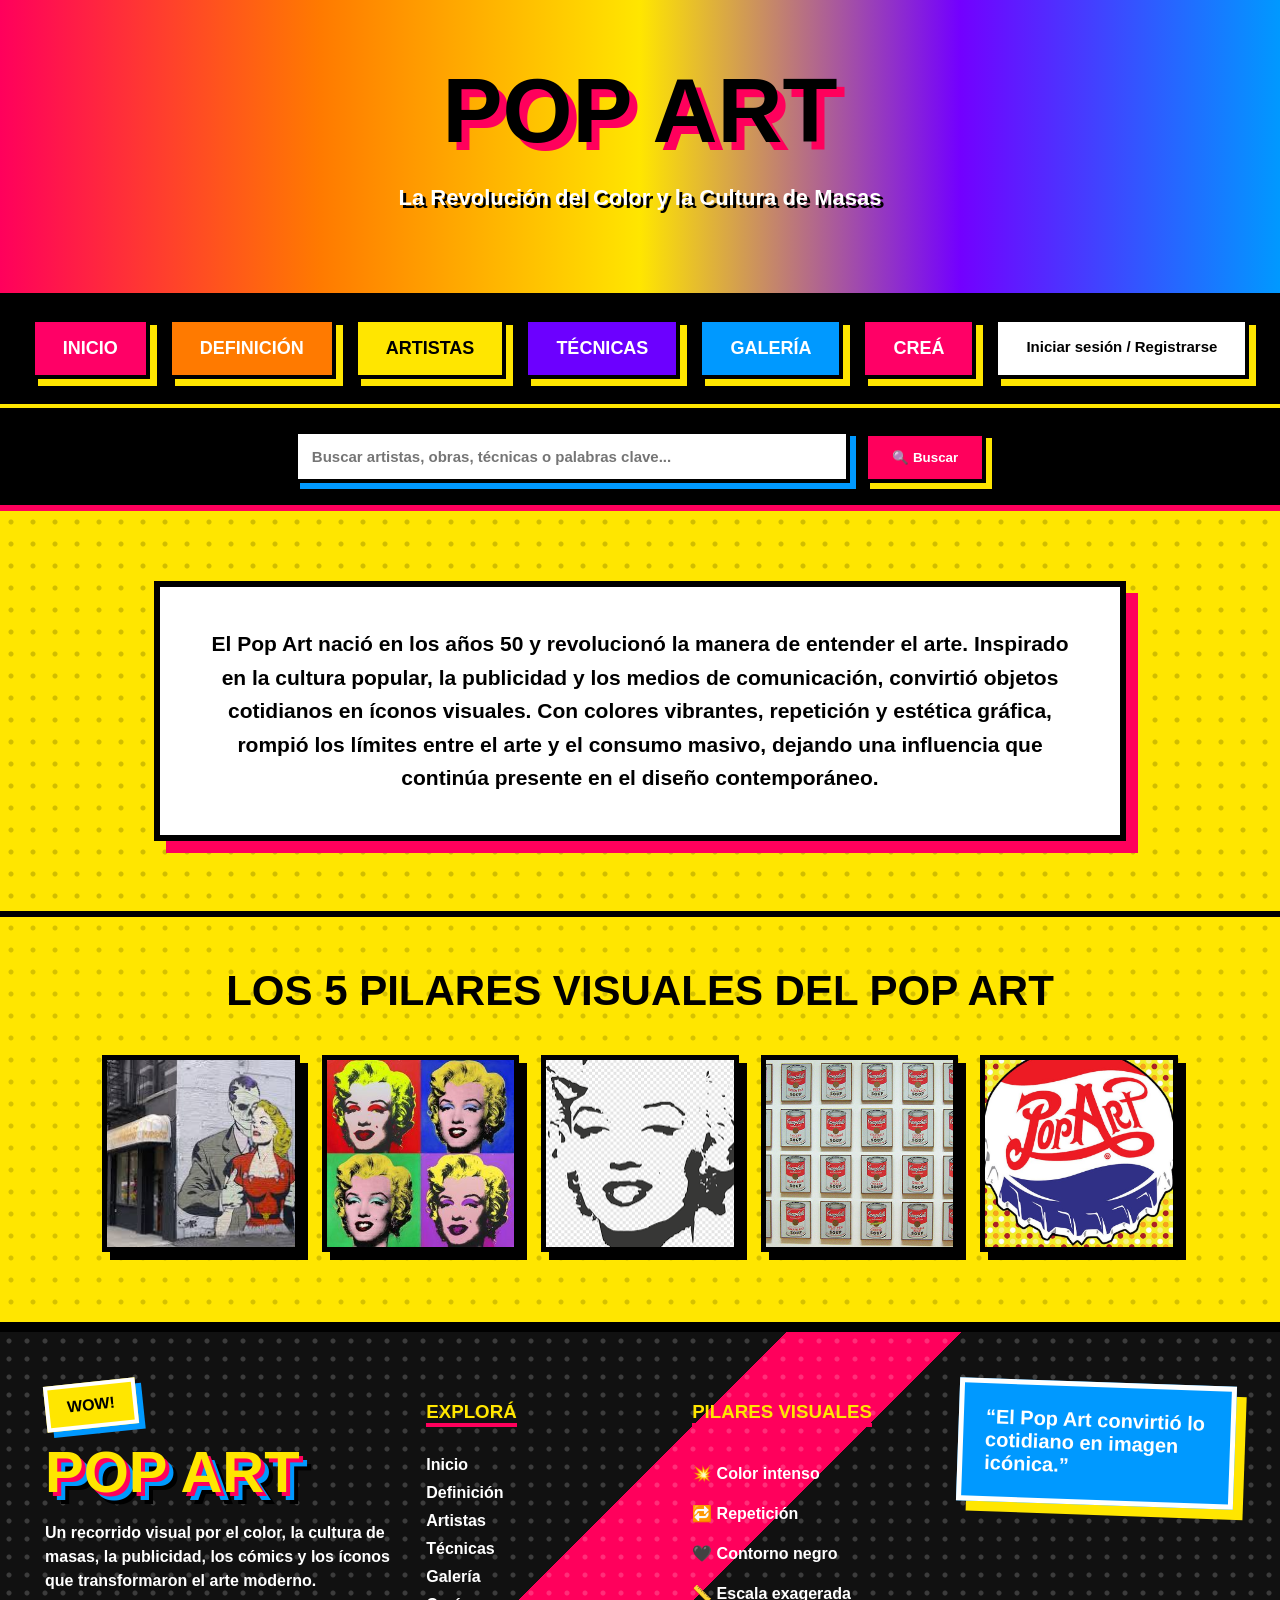
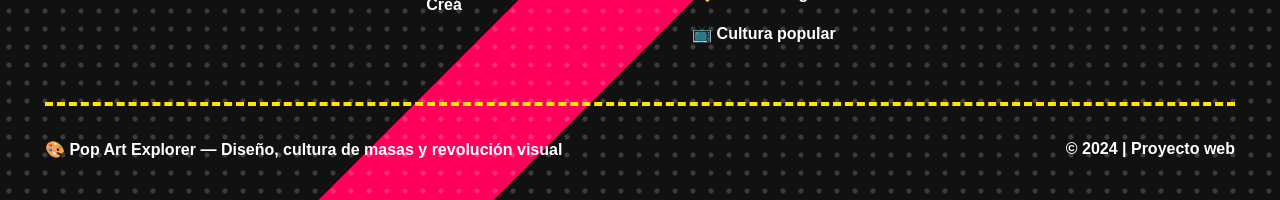
<file: SITIO/index.html>
<!DOCTYPE html>
<html lang="es">
<head>
  <meta charset="UTF-8">
  <title>Pop Art</title>

  <style>

    body{
      margin:0;
      font-family:Arial, Helvetica, sans-serif;
      background:#ffe600;
    }

    .header{
      background:linear-gradient(90deg,#ff005c,#ff7a00,#ffe600,#7300ff,#0099ff);
      padding:60px 20px;
      text-align:center;
    }

    .header h1{
      font-size:90px;
      margin:0;
      color:black;
      font-weight:900;
      text-shadow:8px 8px 0px #ff005c;
    }

    .header p{
      font-size:22px;
      color:white;
      font-weight:bold;
      text-shadow:3px 3px 0 black;
    }

    .menu{
      background:black;
      padding:25px;
      display:flex;
      justify-content:center;
      gap:18px;
      flex-wrap:wrap;
    }

    .menu a{
      text-decoration:none;
      color:white;
      background:#ff0066;
      padding:16px 28px;
      font-weight:900;
      border:4px solid black;
      box-shadow:7px 7px 0 #ffe600;
      font-size:18px;
    }

    .menu a:nth-child(2){background:#ff7a00;}
    .menu a:nth-child(3){background:#ffe600;color:black;}
    .menu a:nth-child(4){background:#6c00ff;}
    .menu a:nth-child(5){background:#0099ff;}
    .menu a:nth-child(6){background:#ff0066;}

    .mini-login{
      background:white !important;
      color:black !important;
      font-size:15px !important;
    }

    .buscador{
      background:black;
      padding:22px;
      text-align:center;
      border-top:4px solid #ffe600;
      border-bottom:6px solid #ff005c;
    }

    .buscador input{
      width:55%;
      max-width:520px;
      padding:14px;
      border:4px solid black;
      font-size:15px;
      font-weight:900;
      box-shadow:6px 6px 0 #0099ff;
    }

    .buscador button{
      padding:14px 24px;
      margin-left:10px;
      background:#ff005c;
      color:white;
      border:4px solid black;
      box-shadow:6px 6px 0 #ffe600;
      font-weight:900;
      cursor:pointer;
    }

    .historia-pop{
      padding:70px 12%;
      text-align:center;
      border-bottom:6px solid black;
      background:
        radial-gradient(circle, rgba(0,0,0,0.18) 2px, transparent 3px),
        #ffe600;
      background-size:22px 22px;
    }

    .historia-card{
      max-width:950px;
      margin:auto;
      background:white;
      border:6px solid black;
      box-shadow:12px 12px 0 #ff005c;
      padding:40px 45px;
    }

    .historia-card p{
      font-size:21px;
      line-height:1.6;
      font-weight:900;
      margin:0;
      color:black;
    }

    .pilares{
      padding:50px 8% 70px;
      background:
        radial-gradient(circle, rgba(0,0,0,0.16) 2px, transparent 3px),
        #ffe600;
      background-size:22px 22px;
    }

    .pilares h2{
      text-align:center;
      font-size:42px;
      margin:0 0 40px;
      font-weight:900;
      color:black;
    }

    .pilares-grid{
      display:grid;
      grid-template-columns:repeat(5,1fr);
      gap:22px;
    }

    .pilar-card{
      border:5px solid black;
      box-shadow:8px 8px 0 black;
      overflow:hidden;
      cursor:pointer;
      transition:transform 0.2s;
      background:white;
      aspect-ratio:1 / 1;
    }

    .pilar-card:hover{
      transform:translateY(-6px);
    }

    .pilar-card img{
      width:100%;
      height:100%;
      object-fit:cover;
      display:block;
    }

    .modal{
      display:none;
      position:fixed;
      top:0;
      left:0;
      width:100%;
      height:100%;
      background:rgba(0,0,0,0.75);
      justify-content:center;
      align-items:center;
      z-index:999;
    }

    .modal-contenido{
      background:#ffe600;
      border:6px solid black;
      box-shadow:12px 12px 0 #ff005c;
      padding:35px;
      max-width:620px;
      text-align:center;
    }

    .modal-contenido h2{
      font-size:36px;
      margin-top:0;
      font-weight:900;
    }

    .modal-contenido p{
      font-size:20px;
      line-height:1.5;
      font-weight:700;
    }

    .cerrar{
      background:#ff005c;
      color:white;
      border:4px solid black;
      box-shadow:5px 5px 0 black;
      padding:12px 25px;
      font-weight:900;
      cursor:pointer;
    }

    .footer-retro{
      background:
        radial-gradient(circle, rgba(255,255,255,0.18) 2px, transparent 3px),
        linear-gradient(135deg,#111 0%,#111 45%,#ff005c 45%,#ff005c 55%,#111 55%);
      background-size:18px 18px,100% 100%;
      color:white;
      padding:50px 45px 25px;
      border-top:10px solid black;
      box-shadow:0 -10px 0 #ffe600;
    }

    .footer-top{
      display:grid;
      grid-template-columns:1.5fr 1fr 1fr 1.2fr;
      gap:35px;
      align-items:start;
    }

    .footer-brand h2{
      font-size:58px;
      margin:10px 0;
      color:#ffe600;
      font-weight:900;
      text-shadow:
        4px 4px 0 #ff005c,
        8px 8px 0 #0099ff,
        12px 12px 0 black;
    }

    .footer-brand p,
    .footer-info p{
      font-weight:800;
      line-height:1.5;
    }

    .footer-sticker{
      display:inline-block;
      background:#ffe600;
      color:black;
      padding:10px 18px;
      border:4px solid white;
      box-shadow:6px 6px 0 #0099ff;
      font-weight:900;
      transform:rotate(-6deg);
    }

    .footer-info h3{
      color:#ffe600;
      border-bottom:4px solid #ff005c;
      display:inline-block;
    }

    .footer-info a{
      display:block;
      text-decoration:none;
      color:white;
      font-weight:900;
      margin:10px 0;
    }

    .footer-info a:hover{
      color:#ffe600;
    }

    .footer-frase-retro{
      background:#0099ff;
      border:5px solid white;
      box-shadow:10px 10px 0 #ffe600;
      padding:22px;
      transform:rotate(2deg);
    }

    .footer-frase-retro p{
      margin:0;
      font-size:20px;
      font-weight:900;
    }

    .footer-bottom{
      margin-top:40px;
      border-top:4px dashed #ffe600;
      padding-top:18px;
      display:flex;
      justify-content:space-between;
      flex-wrap:wrap;
      font-weight:900;
    }

  </style>
</head>

<body>

  <header class="header">
    <h1>POP ART</h1>
    <p>La Revolución del Color y la Cultura de Masas</p>
  </header>

  <nav class="menu">

    <a href="index.html">INICIO</a>
    <a href="definicion.html">DEFINICIÓN</a>
    <a href="artistas.html">ARTISTAS</a>
    <a href="tecnicas.html">TÉCNICAS</a>
    <a href="galeria.html">GALERÍA</a>
    <a href="contacto.php">CREÁ</a>

    <a href="login.php" class="mini-login">
      Iniciar sesión / Registrarse
    </a>

  </nav>

  <form class="buscador" action="buscar.php" method="GET">
    <input
      type="text"
      name="q"
      placeholder="Buscar artistas, obras, técnicas o palabras clave..."
      required
    >

    <button type="submit">
      🔍 Buscar
    </button>
  </form>

  <section class="historia-pop">

    <div class="historia-card">

      <p>
        El Pop Art nació en los años 50 y revolucionó la manera de entender el arte.
        Inspirado en la cultura popular, la publicidad y los medios de comunicación,
        convirtió objetos cotidianos en íconos visuales.
        Con colores vibrantes, repetición y estética gráfica,
        rompió los límites entre el arte y el consumo masivo,
        dejando una influencia que continúa presente
        en el diseño contemporáneo.
      </p>

    </div>

  </section>

  <section class="pilares">

    <h2>LOS 5 PILARES VISUALES DEL POP ART</h2>

    <div class="pilares-grid">

      <div class="pilar-card"
      onclick="abrirModal('COLOR BRUTAL',
      'El Pop Art utiliza colores intensos y saturados inspirados en la publicidad y los cómics.')">

        <img src="img/1.jpg" alt="Color Brutal">

      </div>

      <div class="pilar-card"
      onclick="abrirModal('REPETICIÓN',
      'La repetición muestra una misma imagen muchas veces, como si fuera una producción en serie.')">

        <img src="img/2.jpg" alt="Repetición">

      </div>

      <div class="pilar-card"
      onclick="abrirModal('CONTORNO NEGRO',
      'Las líneas negras gruesas vienen del lenguaje visual del cómic y ayudan a definir formas.')">

        <img src="img/3.jpg" alt="Contorno Negro">

      </div>

      <div class="pilar-card"
      onclick="abrirModal('ESCALA',
      'El Pop Art agranda objetos cotidianos para convertirlos en protagonistas visuales.')">

        <img src="img/4.jpg" alt="Escala">

      </div>

      <div class="pilar-card"
      onclick="abrirModal('CULTURA',
      'El Pop Art toma elementos de la cultura popular: consumo, famosos y publicidad.')">

        <img src="img/5.jpg" alt="Cultura">

      </div>

    </div>

  </section>

  <div class="modal" id="modal">

    <div class="modal-contenido">

      <h2 id="modal-titulo"></h2>

      <p id="modal-texto"></p>

      <button class="cerrar" onclick="cerrarModal()">
        CERRAR
      </button>

    </div>

  </div>

  <footer class="footer-retro">

    <div class="footer-top">

      <div class="footer-brand">
        <span class="footer-sticker">WOW!</span>

        <h2>POP ART</h2>

        <p>
          Un recorrido visual por el color, la cultura de masas,
          la publicidad, los cómics y los íconos que transformaron
          el arte moderno.
        </p>
      </div>

      <div class="footer-info">
        <h3>EXPLORÁ</h3>

        <a href="index.html">Inicio</a>
        <a href="definicion.html">Definición</a>
        <a href="artistas.html">Artistas</a>
        <a href="tecnicas.html">Técnicas</a>
        <a href="galeria.html">Galería</a>
        <a href="contacto.php">Creá</a>
      </div>

      <div class="footer-info">
        <h3>PILARES VISUALES</h3>

        <p>💥 Color intenso</p>
        <p>🔁 Repetición</p>
        <p>🖤 Contorno negro</p>
        <p>📏 Escala exagerada</p>
        <p>📺 Cultura popular</p>
      </div>

      <div class="footer-frase-retro">
        <p>
          “El Pop Art convirtió lo cotidiano en imagen icónica.”
        </p>
      </div>

    </div>

    <div class="footer-bottom">
      <p>🎨 Pop Art Explorer — Diseño, cultura de masas y revolución visual</p>
      <p>© 2024 | Proyecto web</p>
    </div>

  </footer>

  <script>

    function abrirModal(titulo, texto){

      document.getElementById("modal-titulo").innerText = titulo;

      document.getElementById("modal-texto").innerText = texto;

      document.getElementById("modal").style.display = "flex";
    }

    function cerrarModal(){

      document.getElementById("modal").style.display = "none";
    }

  </script>

</body>
</html>
</file>
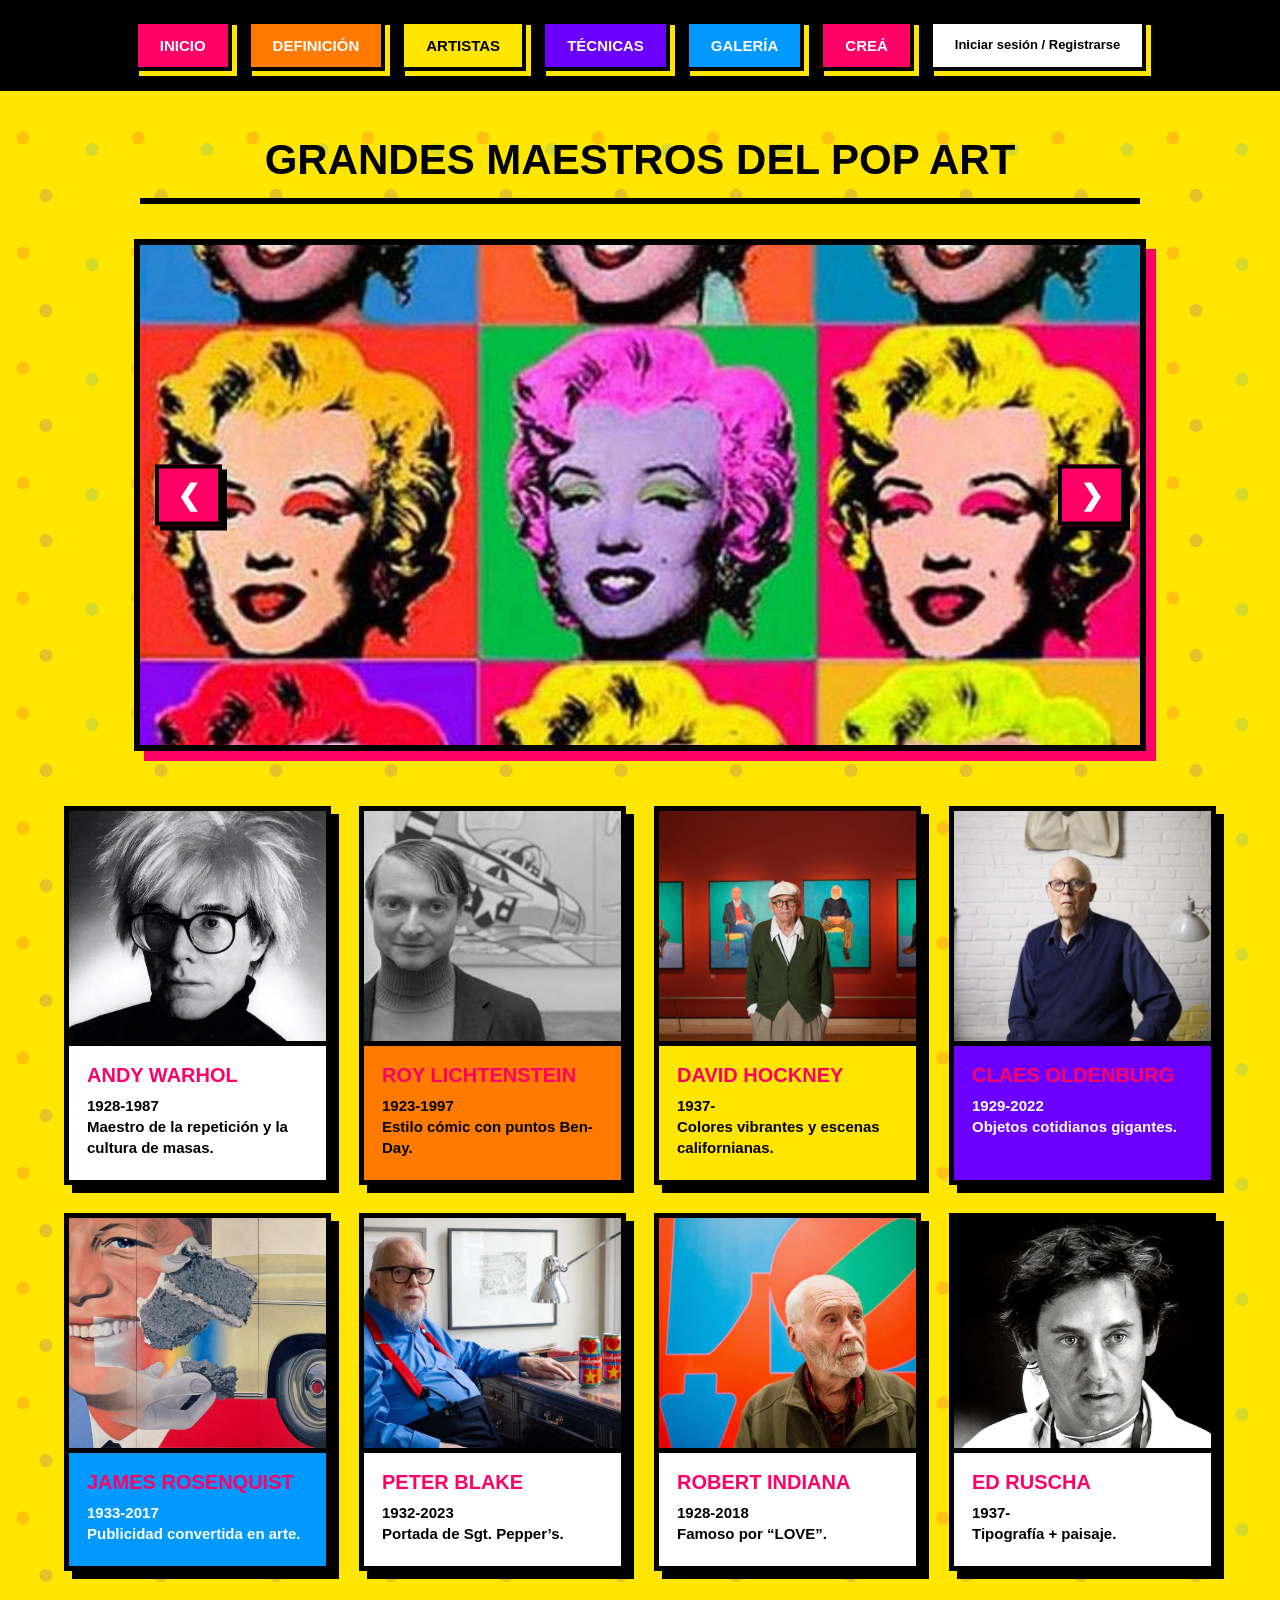
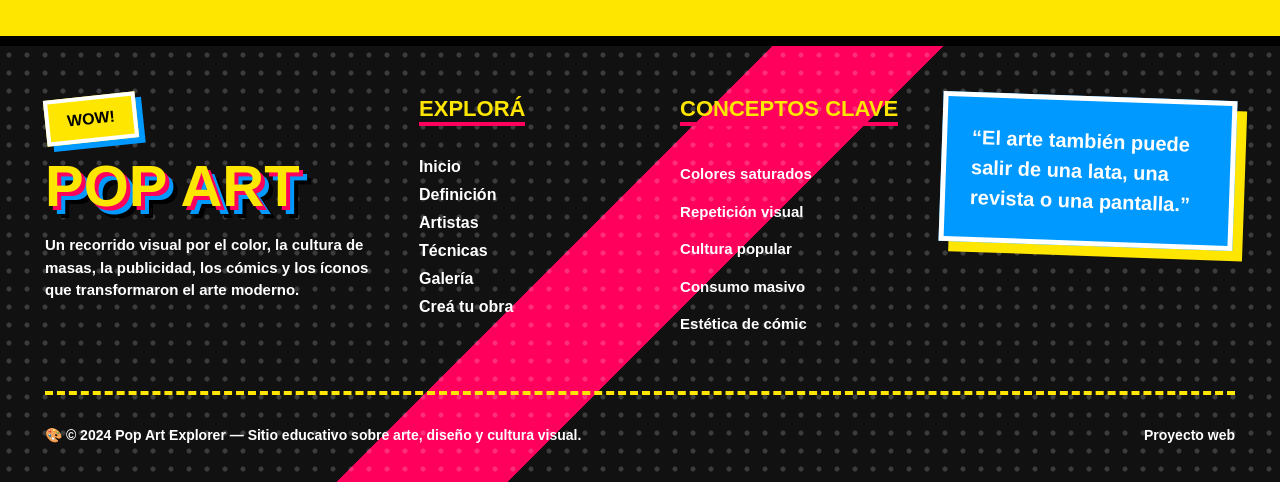
<file: SITIO/artistas.html>
<!DOCTYPE html>
<html lang="es">
<head>
<meta charset="UTF-8">
<meta name="viewport" content="width=device-width, initial-scale=1.0">
<title>Artistas - Pop Art</title>

<style>
body {
  margin: 0;
  font-family: Arial, Helvetica, sans-serif;
  background-color: #ffe600;
  background-image:
    radial-gradient(circle at 20% 20%, rgba(255,0,92,0.16) 0 6px, transparent 7px),
    radial-gradient(circle at 80% 30%, rgba(0,153,255,0.16) 0 6px, transparent 7px),
    radial-gradient(circle at 40% 70%, rgba(108,0,255,0.16) 0 6px, transparent 7px);
  background-size: 115px 115px;
}

.menu {
  background: black;
  padding: 20px;
  display: flex;
  justify-content: center;
  gap: 15px;
  flex-wrap: wrap;
}

.menu a {
  text-decoration: none;
  color: white;
  background: #ff0066;
  padding: 13px 22px;
  font-weight: 900;
  border: 4px solid black;
  box-shadow: 5px 5px 0 #ffe600;
  font-size: 15px;
}

.menu a:nth-child(2) { background: #ff7a00; }
.menu a:nth-child(3) { background: #ffe600; color: black; }
.menu a:nth-child(4) { background: #6c00ff; }
.menu a:nth-child(5) { background: #0099ff; }
.menu a:nth-child(6) { background: #ff0066; }

.mini-login {
  background: white !important;
  color: black !important;
  font-size: 13px !important;
}

.titulo {
  text-align: center;
  font-size: 42px;
  font-weight: 900;
  margin: 45px auto 35px;
  max-width: 1000px;
  border-bottom: 6px solid black;
  padding-bottom: 14px;
  color: black;
}

.carousel {
  max-width: 1000px;
  margin: 0 auto 55px;
  overflow: hidden;
  border: 6px solid black;
  box-shadow: 10px 10px 0 #ff0066;
  background: white;
  position: relative;
}

.slides {
  display: flex;
  transition: transform 0.6s ease;
}

.slide {
  min-width: 100%;
  position: relative;
}

.slide img {
  width: 100%;
  height: 500px;
  object-fit: cover;
  display: block;
}

.flecha {
  position: absolute;
  top: 50%;
  transform: translateY(-50%);
  background: #ff0066;
  color: white;
  border: 4px solid black;
  box-shadow: 5px 5px 0 black;
  font-size: 28px;
  font-weight: 900;
  cursor: pointer;
  padding: 10px 18px;
  z-index: 10;
}

.flecha:hover { background: #0099ff; }
.prev { left: 15px; }
.next { right: 15px; }

.artistas-container {
  padding: 0 5% 65px;
  display: grid;
  grid-template-columns: repeat(4,1fr);
  gap: 28px;
}

.card {
  border: 5px solid black;
  box-shadow: 8px 8px 0 black;
  background: white;
  overflow: hidden;
  cursor: pointer;
  transition: 0.2s;
}

.card:hover {
  transform: translateY(-6px);
}

.card img {
  width: 100%;
  height: 230px;
  object-fit: cover;
  display: block;
  border-bottom: 5px solid black;
}

.card h3 {
  font-size: 20px;
  color: #ff0066;
  font-weight: 900;
  margin: 18px 18px 8px;
}

.card p {
  font-size: 15px;
  line-height: 1.4;
  font-weight: 700;
  margin: 0 18px 22px;
}

.card:nth-child(2) { background: #ff7a00; }
.card:nth-child(3) { background: #ffe600; }
.card:nth-child(4) { background: #6c00ff; color: white; }
.card:nth-child(5) { background: #0099ff; color: white; }
.card:nth-child(6) { background: white; }
.card:nth-child(7) { background: white; }
.card:nth-child(8) { background: white; }

.card:nth-child(4) h3,
.card:nth-child(5) h3 {
  color: #ff0066;
}

/* VENTANA EMERGENTE */

.modal {
  display: none;
  position: fixed;
  inset: 0;
  background: rgba(0,0,0,0.78);
  justify-content: center;
  align-items: center;
  z-index: 999;
  padding: 20px;
  box-sizing: border-box;
}

.modal-contenido {
  background: #ffe600;
  border: 6px solid black;
  box-shadow: 12px 12px 0 #ff0066;
  padding: 30px;
  width: 100%;
  max-width: 600px;
  max-height: 85vh;
  overflow-y: auto;
  text-align: center;
  box-sizing: border-box;
}

.modal-contenido h2 {
  font-size: 34px;
  margin: 0 0 18px;
  font-weight: 900;
}

.modal-contenido p {
  font-size: 19px;
  line-height: 1.6;
  font-weight: 800;
  margin: 0 0 22px;
}

/* IMAGEN DE OBRA DESTACADA */
/* TODAS LAS IMAGENES DEL MISMO TAMAÑO */

.modal-obra {
  margin: 0 auto 24px;
  text-align: center;
}

.modal-obra img {
  display: block;
  width: 400px;
  height: 260px;
  max-width: 100%;
  object-fit: contain;
  object-position: center;
  margin: 0 auto;
  border: 4px solid black;
  background: white;
  box-sizing: border-box;
}

.modal-obra figcaption {
  font-size: 15px;
  font-weight: 900;
  margin-top: 12px;
  color: black;
}

.modal-obra[hidden] {
  display: none;
}

.cerrar {
  background: #ff0066;
  color: white;
  border: 4px solid black;
  box-shadow: 5px 5px 0 black;
  padding: 11px 24px;
  font-weight: 900;
  cursor: pointer;
}

.cerrar:hover {
  background: #0099ff;
}

.footer-retro {
  background:
    radial-gradient(circle, rgba(255,255,255,0.18) 2px, transparent 3px),
    linear-gradient(135deg, #111 0%, #111 45%, #ff005c 45%, #ff005c 55%, #111 55%);
  background-size: 18px 18px, 100% 100%;
  color: white;
  padding: 50px 45px 25px;
  border-top: 10px solid black;
  box-shadow: 0 -10px 0 #ffe600;
}

.footer-top {
  display: grid;
  grid-template-columns: 1.5fr 1fr 1fr 1.3fr;
  gap: 35px;
  align-items: start;
}

.footer-brand h2 {
  font-size: 58px;
  margin: 10px 0;
  color: #ffe600;
  font-weight: 900;
  text-shadow:
    4px 4px 0 #ff005c,
    8px 8px 0 #0099ff,
    12px 12px 0 black;
}

.footer-brand p,
.footer-info p,
.footer-frase-retro p {
  font-weight: 800;
  line-height: 1.5;
  font-size: 15px;
}

.footer-sticker {
  display: inline-block;
  background: #ffe600;
  color: black;
  padding: 10px 18px;
  border: 4px solid white;
  box-shadow: 6px 6px 0 #0099ff;
  font-weight: 900;
  transform: rotate(-6deg);
}

.footer-info h3 {
  color: #ffe600;
  font-size: 22px;
  margin-top: 0;
  border-bottom: 4px solid #ff005c;
  display: inline-block;
}

.footer-info a {
  display: block;
  color: white;
  text-decoration: none;
  font-weight: 900;
  margin: 10px 0;
}

.footer-info a:hover {
  color: #ffe600;
  transform: translateX(5px);
}

.footer-frase-retro {
  background: #0099ff;
  color: white;
  border: 5px solid white;
  box-shadow: 10px 10px 0 #ffe600;
  padding: 25px;
  transform: rotate(2deg);
}

.footer-frase-retro p {
  font-size: 20px;
  margin: 0;
  color: white;
}

.footer-bottom {
  margin-top: 40px;
  padding-top: 18px;
  border-top: 4px dashed #ffe600;
  display: flex;
  justify-content: space-between;
  gap: 20px;
  flex-wrap: wrap;
  font-weight: 900;
  font-size: 14px;
}

@media (max-width: 900px) {
  .artistas-container {
    grid-template-columns: repeat(2,1fr);
  }
  .footer-top {
    grid-template-columns: repeat(2,1fr);
  }
}

@media (max-width: 550px) {
  .artistas-container {
    grid-template-columns: 1fr;
  }
  .footer-top {
    grid-template-columns: 1fr;
  }
  .titulo {
    font-size: 30px;
  }
  .slide img {
    height: 280px;
  }
  .modal-contenido h2 {
    font-size: 27px;
  }
}
</style>
</head>

<body>

<nav class="menu">
  <a href="index.html">INICIO</a>
  <a href="definicion.html">DEFINICIÓN</a>
  <a href="artistas.html">ARTISTAS</a>
  <a href="tecnicas.html">TÉCNICAS</a>
  <a href="galeria.html">GALERÍA</a>
  <a href="contacto.php">CREÁ</a>
  <a href="login.php" class="mini-login">Iniciar sesión / Registrarse</a>
</nav>

<h1 class="titulo">GRANDES MAESTROS DEL POP ART</h1>

<div class="carousel">
  <button class="flecha prev" onclick="moverSlide(-1)">❮</button>

  <div class="slides" id="slides">

    <div class="slide">
      <img src="img/obra1.jpg" alt="Obra 1">
    </div>

    <div class="slide">
      <img src="img/obra2.jpg" alt="Obra 2">
    </div>

    <div class="slide">
      <img src="img/obra3.jpg" alt="Obra 3">
    </div>

    <div class="slide">
      <img src="img/obra7.jpg" alt="Obra 4">
    </div>

    <div class="slide">
      <img src="img/obra5.jpg" alt="Obra 5">
    </div>

  </div>

  <button class="flecha next" onclick="moverSlide(1)">❯</button>
</div>

<section class="artistas-container">

  <div class="card" onclick="abrirModal('ANDY WARHOL','Obras destacadas: Campbell’s Soup Cans, Marilyn Diptych y Brillo Boxes. Warhol trabajó con la repetición, las celebridades y los productos de consumo.')">
    <img src="img/andy.jpg" alt="Andy Warhol">
    <h3>ANDY WARHOL</h3>
    <p>1928-1987<br>Maestro de la repetición y la cultura de masas.</p>
  </div>

  <div class="card" onclick="abrirModal('ROY LICHTENSTEIN','Obras destacadas: Whaam!, Drowning Girl y Look Mickey. Su obra imita el lenguaje del cómic mediante puntos Ben-Day, contornos negros y colores planos.')">
    <img src="img/roy.jpg" alt="Roy Lichtenstein">
    <h3>ROY LICHTENSTEIN</h3>
    <p>1923-1997<br>Estilo cómic con puntos Ben-Day.</p>
  </div>

  <div class="card" onclick="abrirModal('DAVID HOCKNEY','Obras destacadas: A Bigger Splash, Portrait of an Artist y Mr and Mrs Clark and Percy. Se destacó por el uso del color, escenas californianas y composiciones modernas.')">
    <img src="img/david.jpg" alt="David Hockney">
    <h3>DAVID HOCKNEY</h3>
    <p>1937-<br>Colores vibrantes y escenas californianas.</p>
  </div>

  <div class="card" onclick="abrirModal('CLAES OLDENBURG','Obras destacadas: Floor Burger, Clothespin y Spoonbridge and Cherry. Trabajó con objetos cotidianos llevados a gran escala.')">
    <img src="img/claes.jpg" alt="Claes Oldenburg">
    <h3>CLAES OLDENBURG</h3>
    <p>1929-2022<br>Objetos cotidianos gigantes.</p>
  </div>

  <div class="card" onclick="abrirModal('JAMES ROSENQUIST','Obras destacadas: F-111, President Elect y Marilyn Monroe I. Usó recursos de la publicidad y grandes formatos visuales.')">
    <img src="img/james.jpg" alt="James Rosenquist">
    <h3>JAMES ROSENQUIST</h3>
    <p>1933-2017<br>Publicidad convertida en arte.</p>
  </div>

  <div class="card" onclick="abrirModal('PETER BLAKE','Obras destacadas: Sgt. Pepper’s Lonely Hearts Club Band, On the Balcony y The First Real Target. Combinó cultura popular, música e imágenes icónicas.')">
    <img src="img/peter.jpg" alt="Peter Blake">
    <h3>PETER BLAKE</h3>
    <p>1932-2023<br>Portada de Sgt. Pepper’s.</p>
  </div>

  <div class="card" onclick="abrirModal('ROBERT INDIANA','Obras destacadas: LOVE, HOPE y The American Dream. Su obra trabaja con palabras, símbolos y colores fuertes.')">
    <img src="img/robert.jpg" alt="Robert Indiana">
    <h3>ROBERT INDIANA</h3>
    <p>1928-2018<br>Famoso por “LOVE”.</p>
  </div>

  <div class="card" onclick="abrirModal('ED RUSCHA','Obras destacadas: Standard Station, Hollywood y OOF. Relacionó texto, paisaje urbano, tipografía y cultura visual estadounidense.')">
    <img src="img/ed.jpg" alt="Ed Ruscha">
    <h3>ED RUSCHA</h3>
    <p>1937-<br>Tipografía + paisaje.</p>
  </div>

</section>

<!-- VENTANA EMERGENTE CON OBRA -->

<div class="modal" id="modal" role="dialog" aria-modal="true" aria-labelledby="modal-titulo">
  <div class="modal-contenido">

    <h2 id="modal-titulo"></h2>

    <p id="modal-texto"></p>

    <figure class="modal-obra" id="modal-obra" hidden>
      <img id="modal-imagen" alt="Obra destacada">
      <figcaption id="modal-pie"></figcaption>
    </figure>

    <button class="cerrar" onclick="cerrarModal()">CERRAR</button>

  </div>
</div>

<footer class="footer-retro">

  <div class="footer-top">

    <div class="footer-brand">
      <span class="footer-sticker">WOW!</span>
      <h2>POP ART</h2>
      <p>
        Un recorrido visual por el color, la cultura de masas, la publicidad,
        los cómics y los íconos que transformaron el arte moderno.
      </p>
    </div>

    <div class="footer-info">
      <h3>EXPLORÁ</h3>
      <a href="index.html">Inicio</a>
      <a href="definicion.html">Definición</a>
      <a href="artistas.html">Artistas</a>
      <a href="tecnicas.html">Técnicas</a>
      <a href="galeria.html">Galería</a>
      <a href="contacto.php">Creá tu obra</a>
    </div>

    <div class="footer-info">
      <h3>CONCEPTOS CLAVE</h3>
      <p>Colores saturados</p>
      <p>Repetición visual</p>
      <p>Cultura popular</p>
      <p>Consumo masivo</p>
      <p>Estética de cómic</p>
    </div>

    <div class="footer-frase-retro">
      <p>“El arte también puede salir de una lata, una revista o una pantalla.”</p>
    </div>

  </div>

  <div class="footer-bottom">
    <p>🎨 © 2024 Pop Art Explorer — Sitio educativo sobre arte, diseño y cultura visual.</p>
    <p>Proyecto web</p>
  </div>

</footer>

<script>

// OBRAS DESTACADAS DE CADA ARTISTA

const obras = {
  "ANDY WARHOL": {
    imagen: "img/obra-andy.jpg",
    titulo: "Campbell's Soup Cans",
    anio: "1962"
  },

  "ROY LICHTENSTEIN": {
    imagen: "img/obra-roy.jpg",
    titulo: "Whaam!",
    anio: "1963"
  },

  "DAVID HOCKNEY": {
    imagen: "img/obra-david.jpg",
    titulo: "A Bigger Splash",
    anio: "1967"
  },

  "CLAES OLDENBURG": {
    imagen: "img/obra-claes.jpg",
    titulo: "Floor Burger",
    anio: "1962"
  },

  "JAMES ROSENQUIST": {
    imagen: "img/obra-james.jpg",
    titulo: "F-111",
    anio: "1964-1965"
  },

  "PETER BLAKE": {
    imagen: "img/obra-peter.jpg",
    titulo: "On the Balcony",
    anio: "1955-1957"
  },

  "ROBERT INDIANA": {
    imagen: "img/obra-robert.jpg",
    titulo: "LOVE",
    anio: "1966"
  },

  "ED RUSCHA": {
    imagen: "img/obra-ed.jpg",
    titulo: "Standard Station",
    anio: "1966"
  }
};

// ABRIR MODAL

function abrirModal(titulo, texto) {
  document.getElementById("modal-titulo").innerText = titulo;
  document.getElementById("modal-texto").innerText = texto;

  const obra = obras[titulo];
  const figura = document.getElementById("modal-obra");
  const imagen = document.getElementById("modal-imagen");
  const pie = document.getElementById("modal-pie");

  figura.hidden = true;

  imagen.onload = function() {
    figura.hidden = false;
  };

  imagen.onerror = function() {
    figura.hidden = true;
  };

  if (obra) {
    pie.innerText = obra.titulo + " (" + obra.anio + ")";
    imagen.alt = obra.titulo + " de " + titulo;
    imagen.src = obra.imagen;
  } else {
    imagen.removeAttribute("src");
  }

  document.getElementById("modal").style.display = "flex";
  document.body.style.overflow = "hidden";
}

// CERRAR MODAL

function cerrarModal() {
  document.getElementById("modal").style.display = "none";
  document.body.style.overflow = "";
}

// CERRAR AL TOCAR FUERA DEL RECUADRO

document.getElementById("modal").addEventListener("click", function(event) {
  if (event.target === this) {
    cerrarModal();
  }
});

// CERRAR CON ESCAPE

document.addEventListener("keydown", function(event) {
  if (event.key === "Escape") {
    cerrarModal();
  }
});

// CARRUSEL ORIGINAL

let slideActual = 0;

function moverSlide(direccion) {
  const slides = document.getElementById("slides");
  const total = document.querySelectorAll(".slide").length;

  slideActual += direccion;

  if (slideActual < 0) {
    slideActual = total - 1;
  }

  if (slideActual >= total) {
    slideActual = 0;
  }

  slides.style.transform = "translateX(-" + (slideActual * 100) + "%)";
}

setInterval(function() {
  moverSlide(1);
}, 3500);

</script>

</body>
</html>
</file>
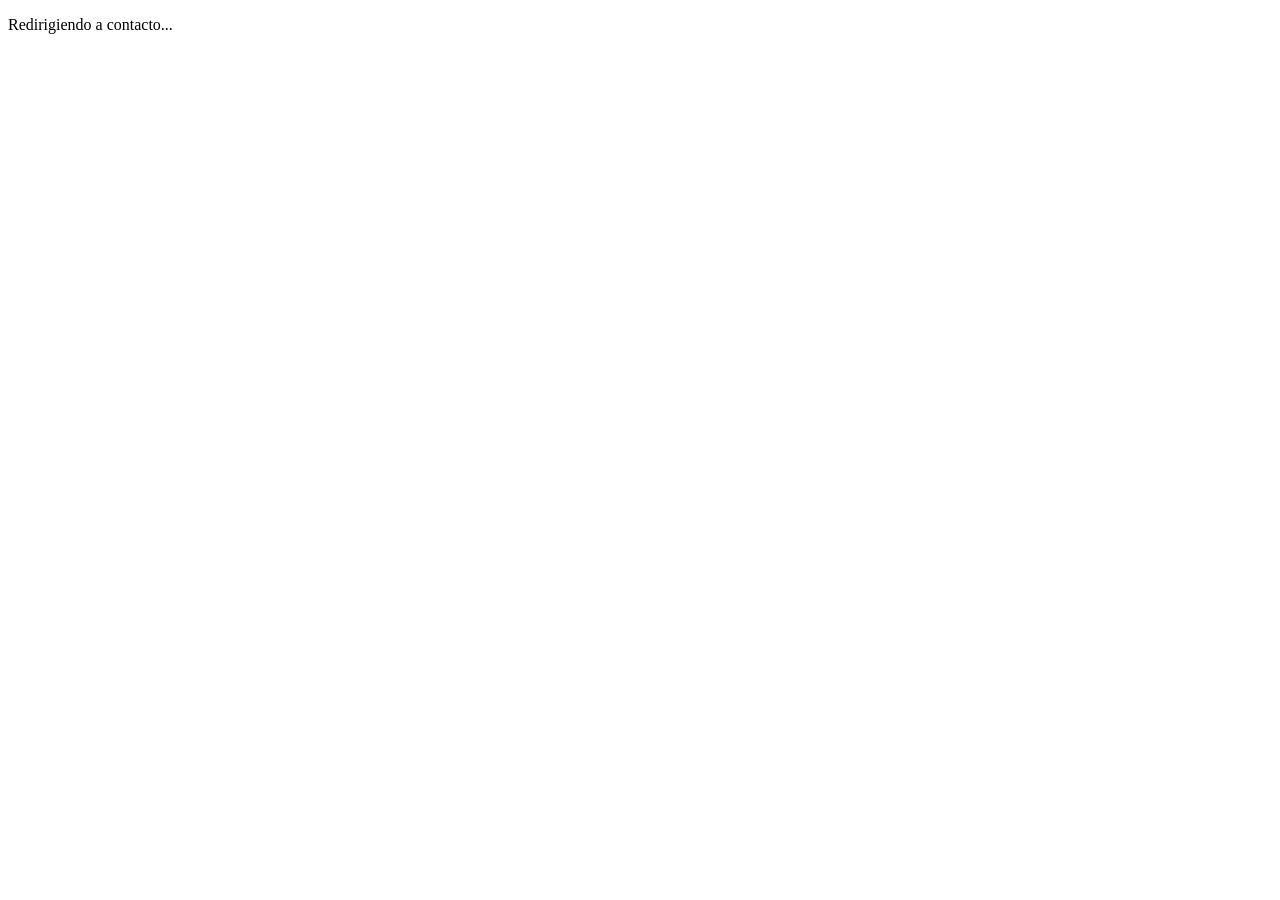
<file: SITIO/contacto.html>
<!DOCTYPE html>
<html lang="es">
<head>
  <meta charset="UTF-8">
  <title>Redirigiendo...</title>
  <meta http-equiv="refresh" content="0; url=contacto.php">
</head>
<body>
  <p>Redirigiendo a contacto...</p>
</body>
</html>
</file>
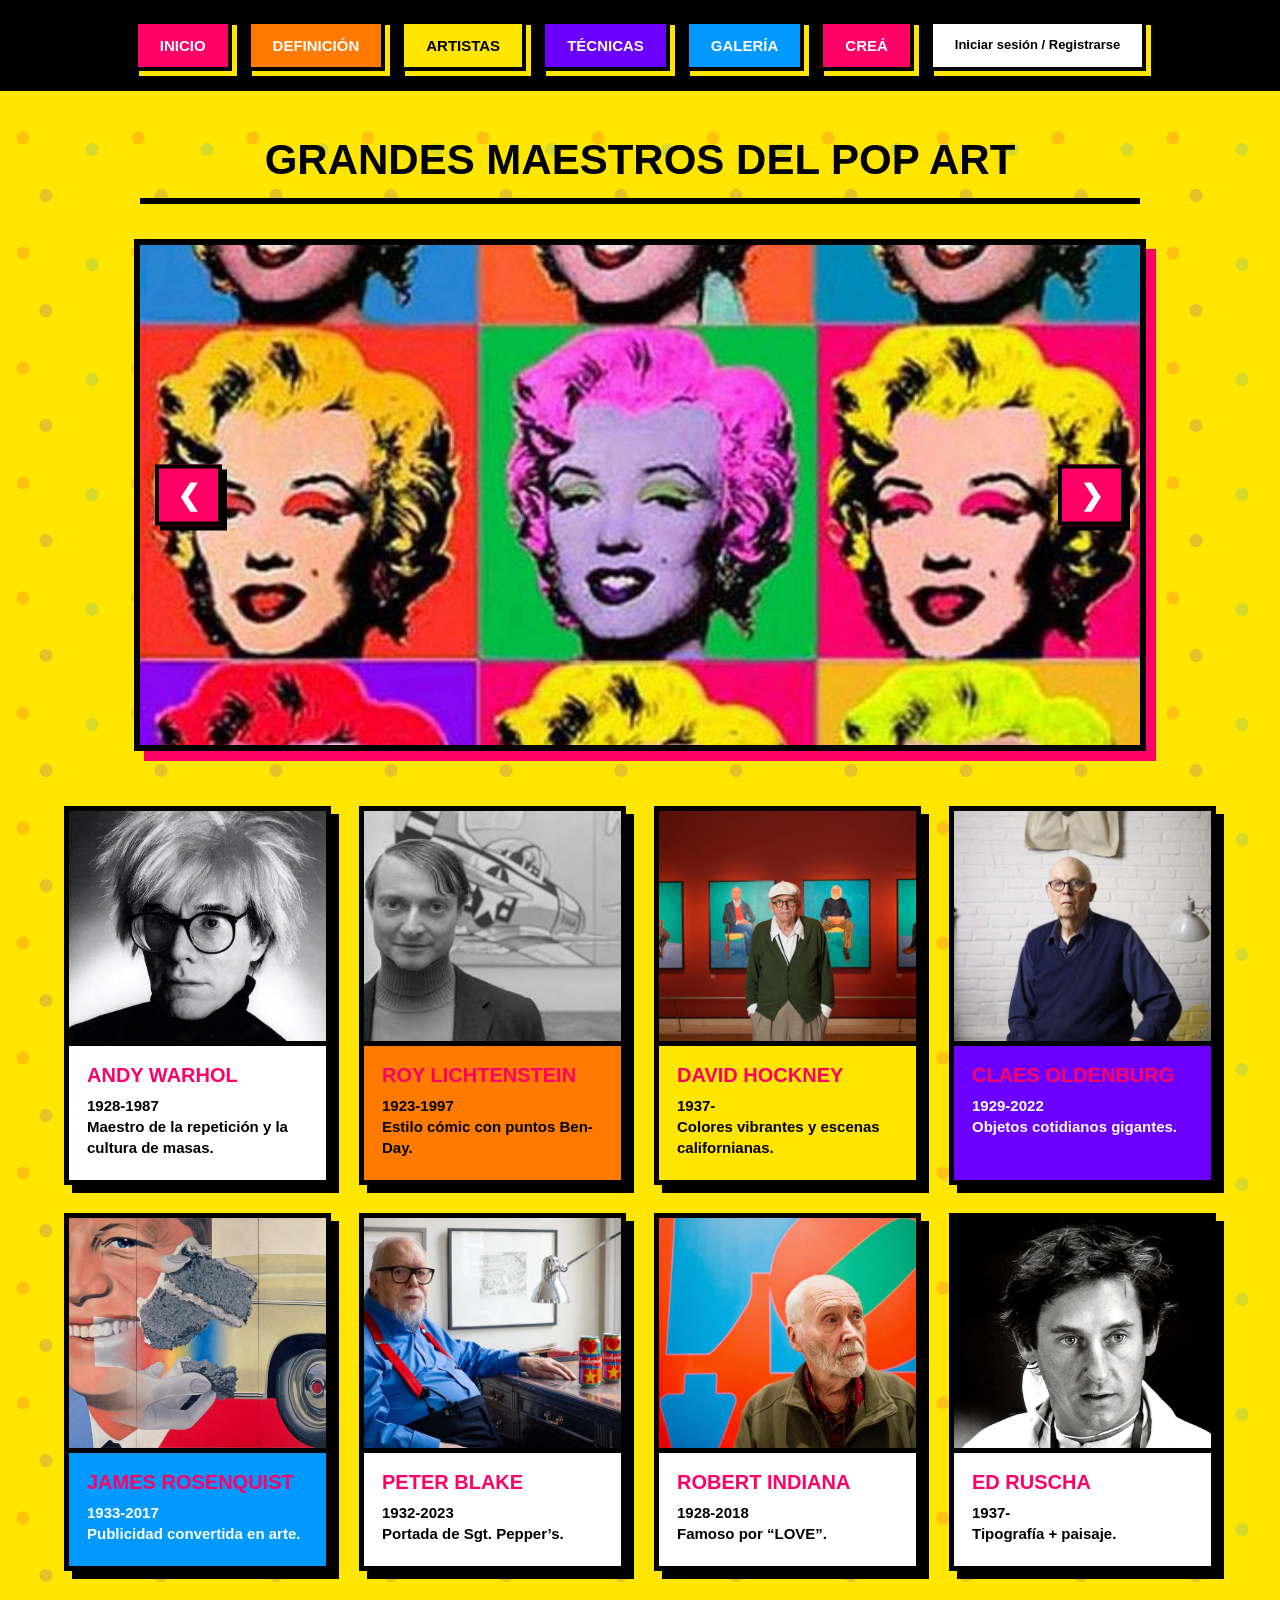
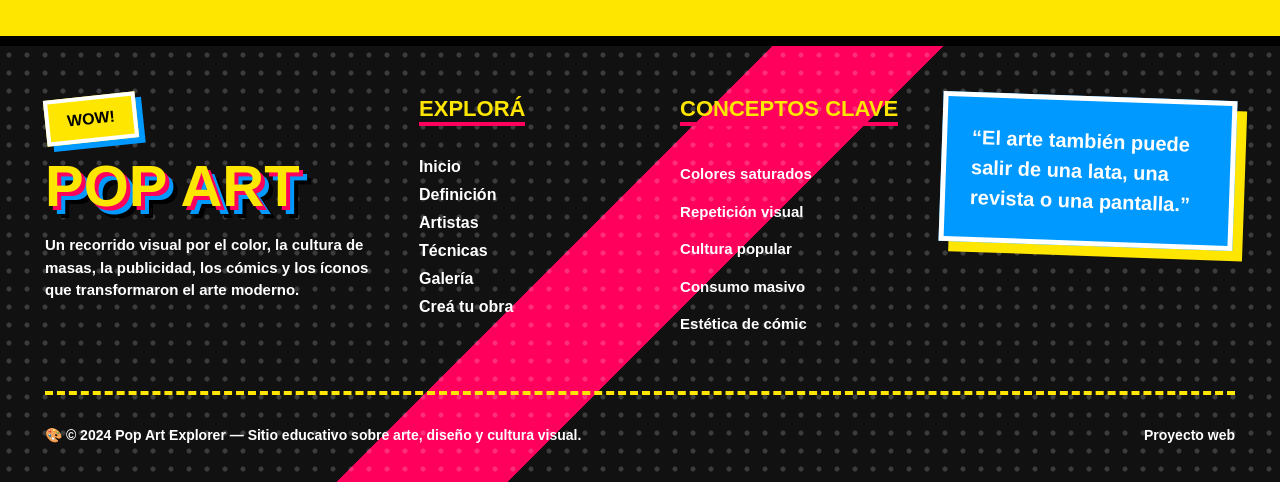
<file: SITIO/Copia de artistas.html>
<!DOCTYPE html>
<html lang="es">
<head>
<meta charset="UTF-8">
<meta name="viewport" content="width=device-width, initial-scale=1.0">
<title>Artistas - Pop Art</title>

<style>
body {
  margin: 0;
  font-family: Arial, Helvetica, sans-serif;
  background-color: #ffe600;
  background-image:
    radial-gradient(circle at 20% 20%, rgba(255,0,92,0.16) 0 6px, transparent 7px),
    radial-gradient(circle at 80% 30%, rgba(0,153,255,0.16) 0 6px, transparent 7px),
    radial-gradient(circle at 40% 70%, rgba(108,0,255,0.16) 0 6px, transparent 7px);
  background-size: 115px 115px;
}

.menu {
  background: black;
  padding: 20px;
  display: flex;
  justify-content: center;
  gap: 15px;
  flex-wrap: wrap;
}

.menu a {
  text-decoration: none;
  color: white;
  background: #ff0066;
  padding: 13px 22px;
  font-weight: 900;
  border: 4px solid black;
  box-shadow: 5px 5px 0 #ffe600;
  font-size: 15px;
}

.menu a:nth-child(2) { background: #ff7a00; }
.menu a:nth-child(3) { background: #ffe600; color: black; }
.menu a:nth-child(4) { background: #6c00ff; }
.menu a:nth-child(5) { background: #0099ff; }
.menu a:nth-child(6) { background: #ff0066; }

.mini-login {
  background: white !important;
  color: black !important;
  font-size: 13px !important;
}

.titulo {
  text-align: center;
  font-size: 42px;
  font-weight: 900;
  margin: 45px auto 35px;
  max-width: 1000px;
  border-bottom: 6px solid black;
  padding-bottom: 14px;
  color: black;
}

.carousel {
  max-width: 1000px;
  margin: 0 auto 55px;
  overflow: hidden;
  border: 6px solid black;
  box-shadow: 10px 10px 0 #ff0066;
  background: white;
  position: relative;
}

.slides {
  display: flex;
  transition: transform 0.6s ease;
}

.slide {
  min-width: 100%;
  position: relative;
}

.slide img {
  width: 100%;
  height: 500px;
  object-fit: cover;
  display: block;
}

.flecha {
  position: absolute;
  top: 50%;
  transform: translateY(-50%);
  background: #ff0066;
  color: white;
  border: 4px solid black;
  box-shadow: 5px 5px 0 black;
  font-size: 28px;
  font-weight: 900;
  cursor: pointer;
  padding: 10px 18px;
  z-index: 10;
}

.flecha:hover { background: #0099ff; }
.prev { left: 15px; }
.next { right: 15px; }

.artistas-container {
  padding: 0 5% 65px;
  display: grid;
  grid-template-columns: repeat(4,1fr);
  gap: 28px;
}

.card {
  border: 5px solid black;
  box-shadow: 8px 8px 0 black;
  background: white;
  overflow: hidden;
  cursor: pointer;
  transition: 0.2s;
}

.card:hover {
  transform: translateY(-6px);
}

.card img {
  width: 100%;
  height: 230px;
  object-fit: cover;
  display: block;
  border-bottom: 5px solid black;
}

.card h3 {
  font-size: 20px;
  color: #ff0066;
  font-weight: 900;
  margin: 18px 18px 8px;
}

.card p {
  font-size: 15px;
  line-height: 1.4;
  font-weight: 700;
  margin: 0 18px 22px;
}

.card:nth-child(2) { background: #ff7a00; }
.card:nth-child(3) { background: #ffe600; }
.card:nth-child(4) { background: #6c00ff; color: white; }
.card:nth-child(5) { background: #0099ff; color: white; }
.card:nth-child(6) { background: white; }
.card:nth-child(7) { background: white; }
.card:nth-child(8) { background: white; }

.card:nth-child(4) h3,
.card:nth-child(5) h3 {
  color: #ff0066;
}

/* VENTANA EMERGENTE */

.modal {
  display: none;
  position: fixed;
  inset: 0;
  background: rgba(0,0,0,0.78);
  justify-content: center;
  align-items: center;
  z-index: 999;
  padding: 20px;
  box-sizing: border-box;
}

.modal-contenido {
  background: #ffe600;
  border: 6px solid black;
  box-shadow: 12px 12px 0 #ff0066;
  padding: 30px;
  width: 100%;
  max-width: 600px;
  max-height: 85vh;
  overflow-y: auto;
  text-align: center;
  box-sizing: border-box;
}

.modal-contenido h2 {
  font-size: 34px;
  margin: 0 0 18px;
  font-weight: 900;
}

.modal-contenido p {
  font-size: 19px;
  line-height: 1.6;
  font-weight: 800;
  margin: 0 0 22px;
}

/* IMAGEN DE OBRA DESTACADA */

.modal-obra {
  margin: 0 auto 24px;
  text-align: center;
}

.modal-obra img {
  display: block;
  max-width: 100%;
  width: auto;
  max-height: 290px;
  object-fit: contain;
  margin: 0 auto;
  border: 4px solid black;
  background: white;
}

.modal-obra figcaption {
  font-size: 15px;
  font-weight: 900;
  margin-top: 12px;
  color: black;
}

.modal-obra[hidden] {
  display: none;
}

.cerrar {
  background: #ff0066;
  color: white;
  border: 4px solid black;
  box-shadow: 5px 5px 0 black;
  padding: 11px 24px;
  font-weight: 900;
  cursor: pointer;
}

.cerrar:hover {
  background: #0099ff;
}

.footer-retro {
  background:
    radial-gradient(circle, rgba(255,255,255,0.18) 2px, transparent 3px),
    linear-gradient(135deg, #111 0%, #111 45%, #ff005c 45%, #ff005c 55%, #111 55%);
  background-size: 18px 18px, 100% 100%;
  color: white;
  padding: 50px 45px 25px;
  border-top: 10px solid black;
  box-shadow: 0 -10px 0 #ffe600;
}

.footer-top {
  display: grid;
  grid-template-columns: 1.5fr 1fr 1fr 1.3fr;
  gap: 35px;
  align-items: start;
}

.footer-brand h2 {
  font-size: 58px;
  margin: 10px 0;
  color: #ffe600;
  font-weight: 900;
  text-shadow:
    4px 4px 0 #ff005c,
    8px 8px 0 #0099ff,
    12px 12px 0 black;
}

.footer-brand p,
.footer-info p,
.footer-frase-retro p {
  font-weight: 800;
  line-height: 1.5;
  font-size: 15px;
}

.footer-sticker {
  display: inline-block;
  background: #ffe600;
  color: black;
  padding: 10px 18px;
  border: 4px solid white;
  box-shadow: 6px 6px 0 #0099ff;
  font-weight: 900;
  transform: rotate(-6deg);
}

.footer-info h3 {
  color: #ffe600;
  font-size: 22px;
  margin-top: 0;
  border-bottom: 4px solid #ff005c;
  display: inline-block;
}

.footer-info a {
  display: block;
  color: white;
  text-decoration: none;
  font-weight: 900;
  margin: 10px 0;
}

.footer-info a:hover {
  color: #ffe600;
  transform: translateX(5px);
}

.footer-frase-retro {
  background: #0099ff;
  color: white;
  border: 5px solid white;
  box-shadow: 10px 10px 0 #ffe600;
  padding: 25px;
  transform: rotate(2deg);
}

.footer-frase-retro p {
  font-size: 20px;
  margin: 0;
  color: white;
}

.footer-bottom {
  margin-top: 40px;
  padding-top: 18px;
  border-top: 4px dashed #ffe600;
  display: flex;
  justify-content: space-between;
  gap: 20px;
  flex-wrap: wrap;
  font-weight: 900;
  font-size: 14px;
}

@media (max-width: 900px) {
  .artistas-container {
    grid-template-columns: repeat(2,1fr);
  }
  .footer-top {
    grid-template-columns: repeat(2,1fr);
  }
}

@media (max-width: 550px) {
  .artistas-container {
    grid-template-columns: 1fr;
  }
  .footer-top {
    grid-template-columns: 1fr;
  }
  .titulo {
    font-size: 30px;
  }
  .slide img {
    height: 280px;
  }
  .modal-contenido h2 {
    font-size: 27px;
  }
}
</style>
</head>

<body>

<nav class="menu">
  <a href="index.html">INICIO</a>
  <a href="definicion.html">DEFINICIÓN</a>
  <a href="artistas.html">ARTISTAS</a>
  <a href="tecnicas.html">TÉCNICAS</a>
  <a href="galeria.html">GALERÍA</a>
  <a href="contacto.php">CREÁ</a>
  <a href="login.php" class="mini-login">Iniciar sesión / Registrarse</a>
</nav>

<h1 class="titulo">GRANDES MAESTROS DEL POP ART</h1>

<div class="carousel">
  <button class="flecha prev" onclick="moverSlide(-1)">❮</button>

  <div class="slides" id="slides">
    <div class="slide">
      <img src="img/obra1.jpg" alt="Obra 1">
    </div>
    <div class="slide">
      <img src="img/obra2.jpg" alt="Obra 2">
    </div>
    <div class="slide">
      <img src="img/obra3.jpg" alt="Obra 3">
    </div>
    <div class="slide">
      <img src="img/obra7.jpg" alt="Obra 4">
    </div>
    <div class="slide">
      <img src="img/obra5.jpg" alt="Obra 5">
    </div>
  </div>

  <button class="flecha next" onclick="moverSlide(1)">❯</button>
</div>

<section class="artistas-container">

  <div class="card" onclick="abrirModal('ANDY WARHOL','Obras destacadas: Campbell’s Soup Cans, Marilyn Diptych y Brillo Boxes. Warhol trabajó con la repetición, las celebridades y los productos de consumo.')">
    <img src="img/andy.jpg" alt="Andy Warhol">
    <h3>ANDY WARHOL</h3>
    <p>1928-1987<br>Maestro de la repetición y la cultura de masas.</p>
  </div>

  <div class="card" onclick="abrirModal('ROY LICHTENSTEIN','Obras destacadas: Whaam!, Drowning Girl y Look Mickey. Su obra imita el lenguaje del cómic mediante puntos Ben-Day, contornos negros y colores planos.')">
    <img src="img/roy.jpg" alt="Roy Lichtenstein">
    <h3>ROY LICHTENSTEIN</h3>
    <p>1923-1997<br>Estilo cómic con puntos Ben-Day.</p>
  </div>

  <div class="card" onclick="abrirModal('DAVID HOCKNEY','Obras destacadas: A Bigger Splash, Portrait of an Artist y Mr and Mrs Clark and Percy. Se destacó por el uso del color, escenas californianas y composiciones modernas.')">
    <img src="img/david.jpg" alt="David Hockney">
    <h3>DAVID HOCKNEY</h3>
    <p>1937-<br>Colores vibrantes y escenas californianas.</p>
  </div>

  <div class="card" onclick="abrirModal('CLAES OLDENBURG','Obras destacadas: Floor Burger, Clothespin y Spoonbridge and Cherry. Trabajó con objetos cotidianos llevados a gran escala.')">
    <img src="img/claes.jpg" alt="Claes Oldenburg">
    <h3>CLAES OLDENBURG</h3>
    <p>1929-2022<br>Objetos cotidianos gigantes.</p>
  </div>

  <div class="card" onclick="abrirModal('JAMES ROSENQUIST','Obras destacadas: F-111, President Elect y Marilyn Monroe I. Usó recursos de la publicidad y grandes formatos visuales.')">
    <img src="img/james.jpg" alt="James Rosenquist">
    <h3>JAMES ROSENQUIST</h3>
    <p>1933-2017<br>Publicidad convertida en arte.</p>
  </div>

  <div class="card" onclick="abrirModal('PETER BLAKE','Obras destacadas: Sgt. Pepper’s Lonely Hearts Club Band, On the Balcony y The First Real Target. Combinó cultura popular, música e imágenes icónicas.')">
    <img src="img/peter.jpg" alt="Peter Blake">
    <h3>PETER BLAKE</h3>
    <p>1932-2023<br>Portada de Sgt. Pepper’s.</p>
  </div>

  <div class="card" onclick="abrirModal('ROBERT INDIANA','Obras destacadas: LOVE, HOPE y The American Dream. Su obra trabaja con palabras, símbolos y colores fuertes.')">
    <img src="img/robert.jpg" alt="Robert Indiana">
    <h3>ROBERT INDIANA</h3>
    <p>1928-2018<br>Famoso por “LOVE”.</p>
  </div>

  <div class="card" onclick="abrirModal('ED RUSCHA','Obras destacadas: Standard Station, Hollywood y OOF. Relacionó texto, paisaje urbano, tipografía y cultura visual estadounidense.')">
    <img src="img/ed.jpg" alt="Ed Ruscha">
    <h3>ED RUSCHA</h3>
    <p>1937-<br>Tipografía + paisaje.</p>
  </div>

</section>

<!-- VENTANA EMERGENTE CON OBRA -->

<div class="modal" id="modal" role="dialog" aria-modal="true" aria-labelledby="modal-titulo">
  <div class="modal-contenido">

    <h2 id="modal-titulo"></h2>

    <p id="modal-texto"></p>

    <figure class="modal-obra" id="modal-obra" hidden>
      <img id="modal-imagen" alt="Obra destacada">
      <figcaption id="modal-pie"></figcaption>
    </figure>

    <button class="cerrar" onclick="cerrarModal()">CERRAR</button>

  </div>
</div>

<footer class="footer-retro">
  <div class="footer-top">

    <div class="footer-brand">
      <span class="footer-sticker">WOW!</span>
      <h2>POP ART</h2>
      <p>
        Un recorrido visual por el color, la cultura de masas, la publicidad,
        los cómics y los íconos que transformaron el arte moderno.
      </p>
    </div>

    <div class="footer-info">
      <h3>EXPLORÁ</h3>
      <a href="index.html">Inicio</a>
      <a href="definicion.html">Definición</a>
      <a href="artistas.html">Artistas</a>
      <a href="tecnicas.html">Técnicas</a>
      <a href="galeria.html">Galería</a>
      <a href="contacto.php">Creá tu obra</a>
    </div>

    <div class="footer-info">
      <h3>CONCEPTOS CLAVE</h3>
      <p>Colores saturados</p>
      <p>Repetición visual</p>
      <p>Cultura popular</p>
      <p>Consumo masivo</p>
      <p>Estética de cómic</p>
    </div>

    <div class="footer-frase-retro">
      <p>“El arte también puede salir de una lata, una revista o una pantalla.”</p>
    </div>

  </div>

  <div class="footer-bottom">
    <p>🎨 © 2024 Pop Art Explorer — Sitio educativo sobre arte, diseño y cultura visual.</p>
    <p>Proyecto web</p>
  </div>
</footer>

<script>

// OBRAS DESTACADAS DE CADA ARTISTA

const obras = {
  "ANDY WARHOL": {
    imagen: "img/obra-andy.jpg",
    titulo: "Campbell's Soup Cans",
    anio: "1962"
  },

  "ROY LICHTENSTEIN": {
    imagen: "img/obra-roy.jpg",
    titulo: "Whaam!",
    anio: "1963"
  },

  "DAVID HOCKNEY": {
    imagen: "img/obra-david.jpg",
    titulo: "A Bigger Splash",
    anio: "1967"
  },

  "CLAES OLDENBURG": {
    imagen: "img/obra-claes.jpg",
    titulo: "Floor Burger",
    anio: "1962"
  },

  "JAMES ROSENQUIST": {
    imagen: "img/obra-james.jpg",
    titulo: "F-111",
    anio: "1964-1965"
  },

  "PETER BLAKE": {
    imagen: "img/obra-peter.jpg",
    titulo: "On the Balcony",
    anio: "1955-1957"
  },

  "ROBERT INDIANA": {
    imagen: "img/obra-robert.jpg",
    titulo: "LOVE",
    anio: "1966"
  },

  "ED RUSCHA": {
    imagen: "img/obra-ed.jpg",
    titulo: "Standard Station",
    anio: "1966"
  }
};

// ABRIR MODAL

function abrirModal(titulo, texto) {
  document.getElementById("modal-titulo").innerText = titulo;
  document.getElementById("modal-texto").innerText = texto;

  const obra = obras[titulo];
  const figura = document.getElementById("modal-obra");
  const imagen = document.getElementById("modal-imagen");
  const pie = document.getElementById("modal-pie");

  figura.hidden = true;
  imagen.onload = function() {
    figura.hidden = false;
  };
  imagen.onerror = function() {
    figura.hidden = true;
  };

  if (obra) {
    pie.innerText = obra.titulo + " (" + obra.anio + ")";
    imagen.alt = obra.titulo + " de " + titulo;
    imagen.src = obra.imagen;
  } else {
    imagen.removeAttribute("src");
  }

  document.getElementById("modal").style.display = "flex";
  document.body.style.overflow = "hidden";
}

// CERRAR MODAL

function cerrarModal() {
  document.getElementById("modal").style.display = "none";
  document.body.style.overflow = "";
}

// CERRAR AL TOCAR FUERA DEL RECUADRO

document.getElementById("modal").addEventListener("click", function(event) {
  if (event.target === this) {
    cerrarModal();
  }
});

// CERRAR CON ESCAPE

document.addEventListener("keydown", function(event) {
  if (event.key === "Escape") {
    cerrarModal();
  }
});

// CARRUSEL ORIGINAL

let slideActual = 0;

function moverSlide(direccion) {
  const slides = document.getElementById("slides");
  const total = document.querySelectorAll(".slide").length;

  slideActual += direccion;

  if (slideActual < 0) {
    slideActual = total - 1;
  }

  if (slideActual >= total) {
    slideActual = 0;
  }

  slides.style.transform = "translateX(-" + (slideActual * 100) + "%)";
}

setInterval(function() {
  moverSlide(1);
}, 3500);

</script>

</body>
</html>
</file>
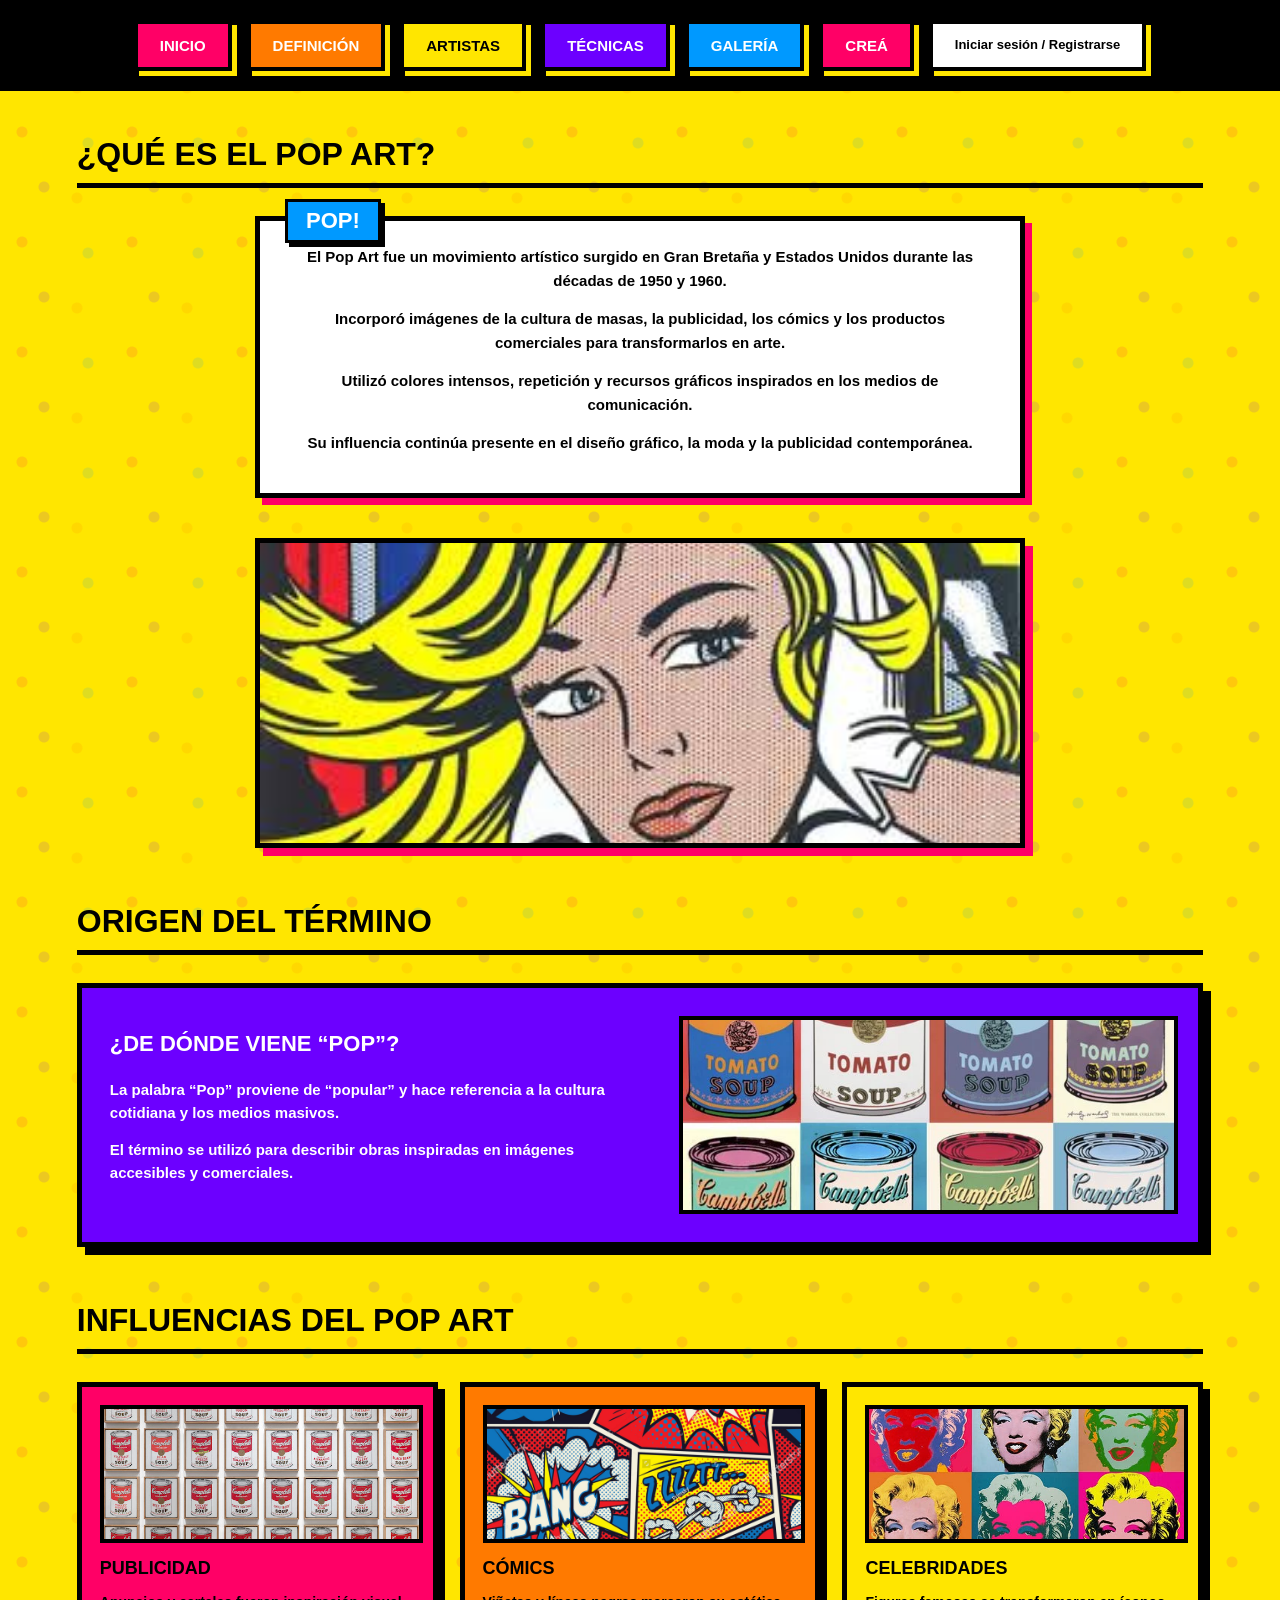
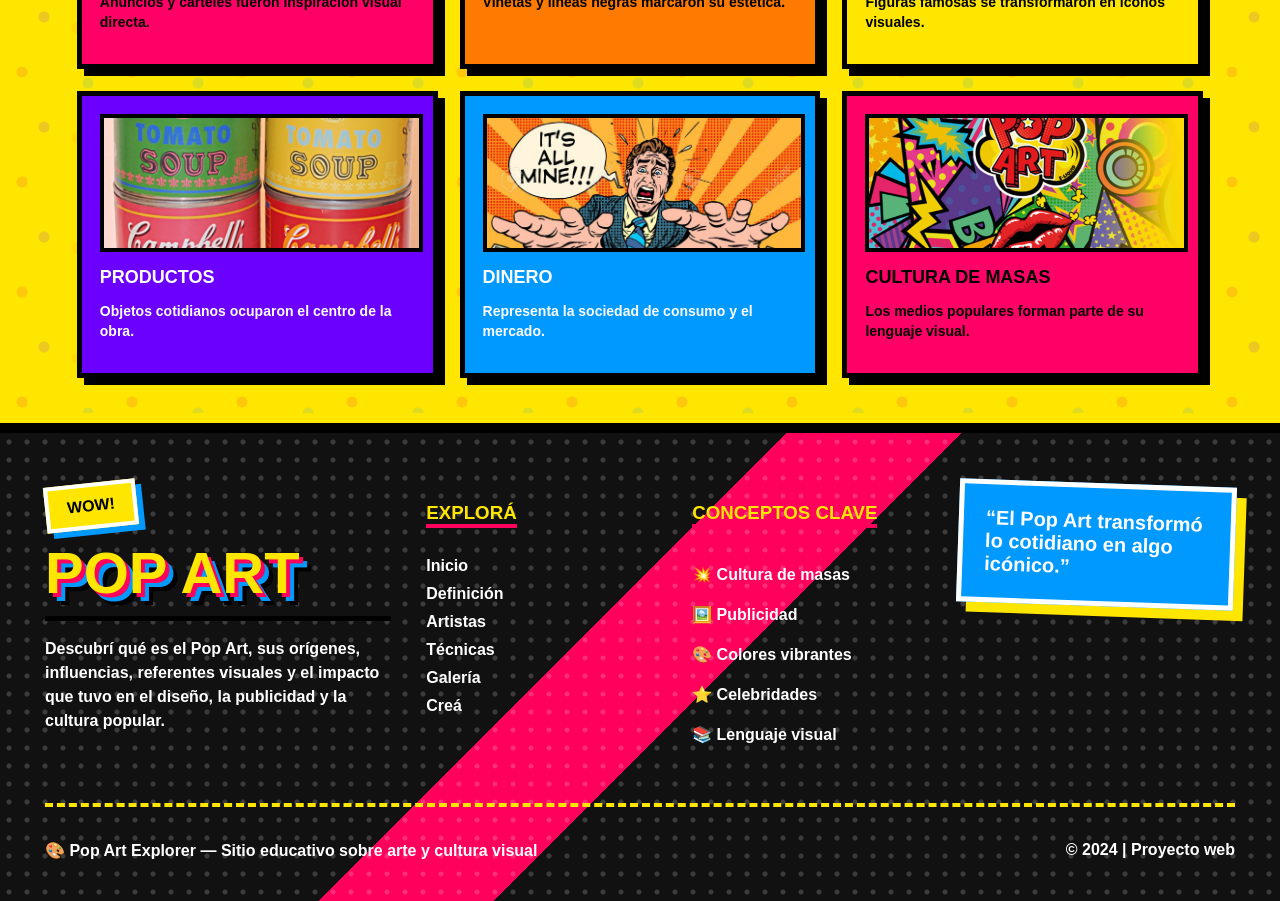
<file: SITIO/definicion.html>
<!DOCTYPE html>
<html lang="es">
<head>
  <meta charset="UTF-8">
  <title>Definición - Pop Art</title>

  <style>

    body{
      margin:0;
      font-family:Arial, Helvetica, sans-serif;
      background-color:#ffe600;
      background-image:
      radial-gradient(circle at 20% 20%, rgba(255,0,92,0.13) 0 5px, transparent 6px),
      radial-gradient(circle at 80% 30%, rgba(0,153,255,0.13) 0 5px, transparent 6px),
      radial-gradient(circle at 40% 70%, rgba(108,0,255,0.13) 0 5px, transparent 6px),
      radial-gradient(circle at 70% 80%, rgba(255,122,0,0.13) 0 5px, transparent 6px);
      background-size:110px 110px;
    }

    .menu{
      background:black;
      padding:20px;
      display:flex;
      justify-content:center;
      gap:15px;
      flex-wrap:wrap;
    }

    .menu a{
      text-decoration:none;
      color:white;
      background:#ff0066;
      padding:13px 22px;
      font-weight:900;
      border:4px solid black;
      box-shadow:5px 5px 0 #ffe600;
      font-size:15px;
    }

    .menu a:nth-child(2){background:#ff7a00;}
    .menu a:nth-child(3){background:#ffe600;color:black;}
    .menu a:nth-child(4){background:#6c00ff;}
    .menu a:nth-child(5){background:#0099ff;}
    .menu a:nth-child(6){background:#ff0066;}

    .mini-login{
      background:white !important;
      color:black !important;
      font-size:13px !important;
    }

    .seccion{
      padding:45px 6%;
    }

    h2{
      font-size:32px;
      font-weight:900;
      color:black;
      border-bottom:5px solid black;
      padding-bottom:10px;
      margin:0 0 28px;
    }

    .definicion-principal{
      background:white;
      border:5px solid black;
      box-shadow:7px 7px 0 #ff0066;
      padding:24px 30px;
      text-align:center;
      max-width:700px;
      margin:0 auto 40px;
      position:relative;
    }

    .definicion-principal::before{
      content:"POP!";
      position:absolute;
      top:-22px;
      left:25px;
      background:#0099ff;
      color:white;
      border:3px solid black;
      box-shadow:4px 4px 0 black;
      padding:6px 18px;
      font-size:22px;
      font-weight:900;
    }

    .definicion-principal p{
      font-size:15px;
      line-height:1.6;
      font-weight:800;
      margin:0 0 14px;
      color:black;
    }

    .imagen-definicion{
      max-width:760px;
      margin:0 auto 55px;
      border:5px solid black;
      box-shadow:8px 8px 0 #ff0066;
      overflow:hidden;
    }

    .imagen-definicion img{
      width:100%;
      height:300px;
      object-fit:cover;
      display:block;
    }

    .bloque-violeta{
      background:#6c00ff;
      color:white;
      border:5px solid black;
      box-shadow:8px 8px 0 black;
      padding:28px;
      display:grid;
      grid-template-columns:1.1fr 1fr;
      gap:28px;
      align-items:center;
      margin-bottom:55px;
    }

    .bloque-violeta h3{
      font-size:22px;
      margin-top:0;
    }

    .bloque-violeta p{
      font-size:15px;
      line-height:1.5;
      font-weight:700;
    }

    .bloque-violeta img{
      width:100%;
      height:190px;
      object-fit:cover;
      border:4px solid black;
      background:white;
    }

    .influencias{
      display:grid;
      grid-template-columns:repeat(3,1fr);
      gap:22px;
    }

    .card{
      border:5px solid black;
      box-shadow:7px 7px 0 black;
      padding:18px;
      background:#ff0066;
    }

    .card:nth-child(2){background:#ff7a00;}
    .card:nth-child(3){background:#ffe600;}
    .card:nth-child(4){background:#6c00ff;color:white;}
    .card:nth-child(5){background:#0099ff;color:white;}
    .card:nth-child(6){background:#ff0066;}

    .card img{
      width:100%;
      height:130px;
      object-fit:cover;
      border:4px solid black;
      margin-bottom:15px;
      display:block;
    }

    .card h3{
      font-size:18px;
      margin:0 0 10px;
      font-weight:900;
    }

    .card p{
      font-size:14px;
      line-height:1.4;
      font-weight:700;
    }

    .footer-retro{
      background:
        radial-gradient(circle, rgba(255,255,255,0.18) 2px, transparent 3px),
        linear-gradient(135deg,#111 0%,#111 45%,#ff005c 45%,#ff005c 55%,#111 55%);
      background-size:18px 18px,100% 100%;
      color:white;
      padding:50px 45px 25px;
      border-top:10px solid black;
      box-shadow:0 -10px 0 #ffe600;
    }

    .footer-top{
      display:grid;
      grid-template-columns:1.5fr 1fr 1fr 1.2fr;
      gap:35px;
      align-items:start;
    }

    .footer-brand h2{
      font-size:58px;
      margin:10px 0;
      color:#ffe600;
      font-weight:900;
      text-shadow:
        4px 4px 0 #ff005c,
        8px 8px 0 #0099ff,
        12px 12px 0 black;
    }

    .footer-brand p,
    .footer-info p{
      font-weight:800;
      line-height:1.5;
    }

    .footer-sticker{
      display:inline-block;
      background:#ffe600;
      color:black;
      padding:10px 18px;
      border:4px solid white;
      box-shadow:6px 6px 0 #0099ff;
      font-weight:900;
      transform:rotate(-6deg);
    }

    .footer-info h3{
      color:#ffe600;
      border-bottom:4px solid #ff005c;
      display:inline-block;
    }

    .footer-info a{
      display:block;
      text-decoration:none;
      color:white;
      font-weight:900;
      margin:10px 0;
    }

    .footer-info a:hover{
      color:#ffe600;
    }

    .footer-frase-retro{
      background:#0099ff;
      border:5px solid white;
      box-shadow:10px 10px 0 #ffe600;
      padding:22px;
      transform:rotate(2deg);
    }

    .footer-frase-retro p{
      margin:0;
      font-size:20px;
      font-weight:900;
    }

    .footer-bottom{
      margin-top:40px;
      border-top:4px dashed #ffe600;
      padding-top:18px;
      display:flex;
      justify-content:space-between;
      flex-wrap:wrap;
      font-weight:900;
    }

  </style>
</head>

<body>

  <nav class="menu">
    <a href="index.html">INICIO</a>
    <a href="definicion.html">DEFINICIÓN</a>
    <a href="artistas.html">ARTISTAS</a>
    <a href="tecnicas.html">TÉCNICAS</a>
    <a href="galeria.html">GALERÍA</a>
    <a href="contacto.php">CREÁ</a>
    <a href="login.php" class="mini-login">Iniciar sesión / Registrarse</a>
  </nav>

  <section class="seccion">

    <h2>¿QUÉ ES EL POP ART?</h2>

    <div class="definicion-principal">
      <p>
        El Pop Art fue un movimiento artístico surgido en Gran Bretaña y Estados Unidos durante las décadas de 1950 y 1960.
      </p>

      <p>
        Incorporó imágenes de la cultura de masas, la publicidad, los cómics y los productos comerciales para transformarlos en arte.
      </p>

      <p>
        Utilizó colores intensos, repetición y recursos gráficos inspirados en los medios de comunicación.
      </p>

      <p>
        Su influencia continúa presente en el diseño gráfico, la moda y la publicidad contemporánea.
      </p>
    </div>

    <div class="imagen-definicion">
      <img src="img/popart-def.jpg" alt="Imagen Pop Art">
    </div>

    <h2>ORIGEN DEL TÉRMINO</h2>

    <div class="bloque-violeta">

      <div>
        <h3>¿DE DÓNDE VIENE “POP”?</h3>

        <p>
          La palabra “Pop” proviene de “popular” y hace referencia a la cultura cotidiana y los medios masivos.
        </p>

        <p>
          El término se utilizó para describir obras inspiradas en imágenes accesibles y comerciales.
        </p>
      </div>

      <img src="img/popart-origen.jpg" alt="Origen del Pop Art">

    </div>

    <h2>INFLUENCIAS DEL POP ART</h2>

    <div class="influencias">

      <div class="card">
        <img src="img/pub.jpg">
        <h3>PUBLICIDAD</h3>
        <p>Anuncios y carteles fueron inspiración visual directa.</p>
      </div>

      <div class="card">
        <img src="img/comic.jpg">
        <h3>CÓMICS</h3>
        <p>Viñetas y líneas negras marcaron su estética.</p>
      </div>

      <div class="card">
        <img src="img/celebs.jpg">
        <h3>CELEBRIDADES</h3>
        <p>Figuras famosas se transformaron en íconos visuales.</p>
      </div>

      <div class="card">
        <img src="img/productos.jpg">
        <h3>PRODUCTOS</h3>
        <p>Objetos cotidianos ocuparon el centro de la obra.</p>
      </div>

      <div class="card">
        <img src="img/dinero.jpg">
        <h3>DINERO</h3>
        <p>Representa la sociedad de consumo y el mercado.</p>
      </div>

      <div class="card">
        <img src="img/cultura.jpg">
        <h3>CULTURA DE MASAS</h3>
        <p>Los medios populares forman parte de su lenguaje visual.</p>
      </div>

    </div>

  </section>

  <footer class="footer-retro">

    <div class="footer-top">

      <div class="footer-brand">
        <span class="footer-sticker">WOW!</span>

        <h2>POP ART</h2>

        <p>
          Descubrí qué es el Pop Art, sus orígenes, influencias,
          referentes visuales y el impacto que tuvo en el diseño,
          la publicidad y la cultura popular.
        </p>
      </div>

      <div class="footer-info">
        <h3>EXPLORÁ</h3>

        <a href="index.html">Inicio</a>
        <a href="definicion.html">Definición</a>
        <a href="artistas.html">Artistas</a>
        <a href="tecnicas.html">Técnicas</a>
        <a href="galeria.html">Galería</a>
        <a href="contacto.php">Creá</a>
      </div>

      <div class="footer-info">
        <h3>CONCEPTOS CLAVE</h3>

        <p>💥 Cultura de masas</p>
        <p>🖼️ Publicidad</p>
        <p>🎨 Colores vibrantes</p>
        <p>⭐ Celebridades</p>
        <p>📚 Lenguaje visual</p>
      </div>

      <div class="footer-frase-retro">
        <p>
          “El Pop Art transformó lo cotidiano en algo icónico.”
        </p>
      </div>

    </div>

    <div class="footer-bottom">
      <p>🎨 Pop Art Explorer — Sitio educativo sobre arte y cultura visual</p>
      <p>© 2024 | Proyecto web</p>
    </div>

  </footer>

</body>
</html>
</file>
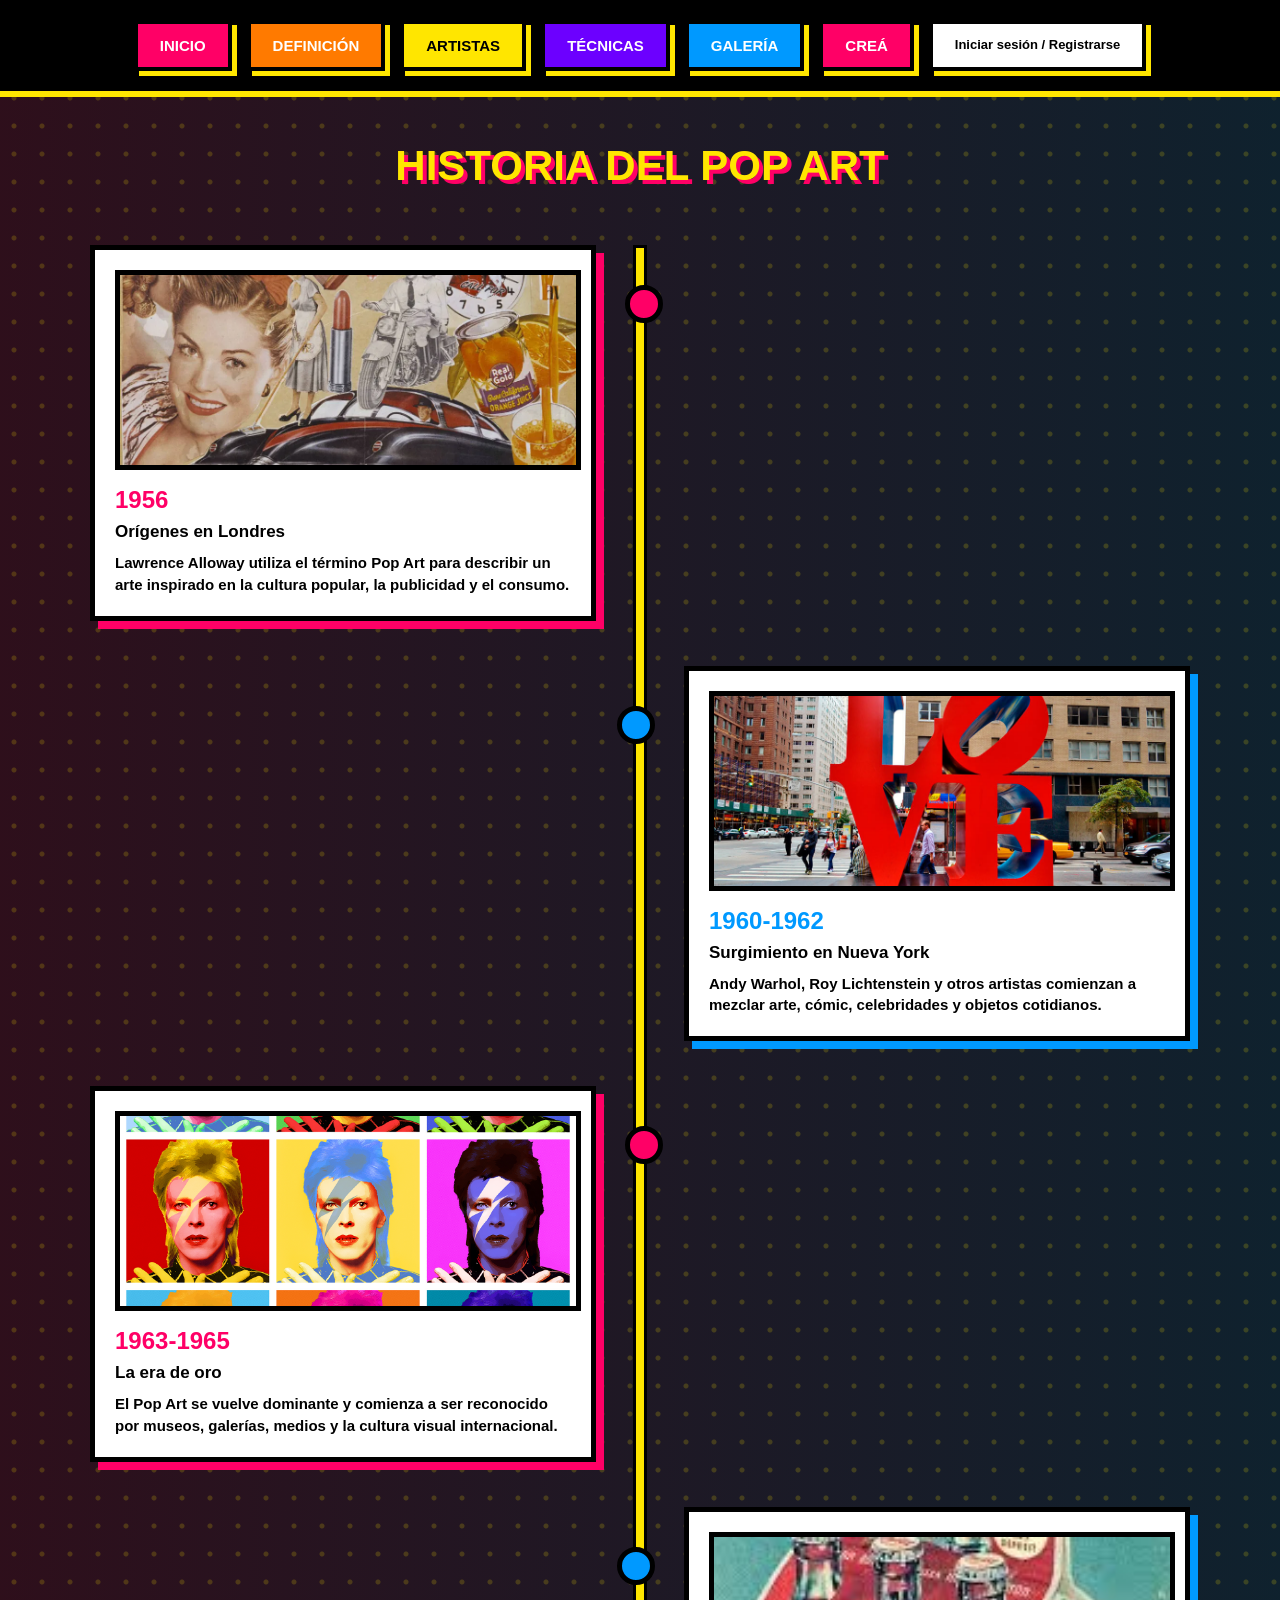
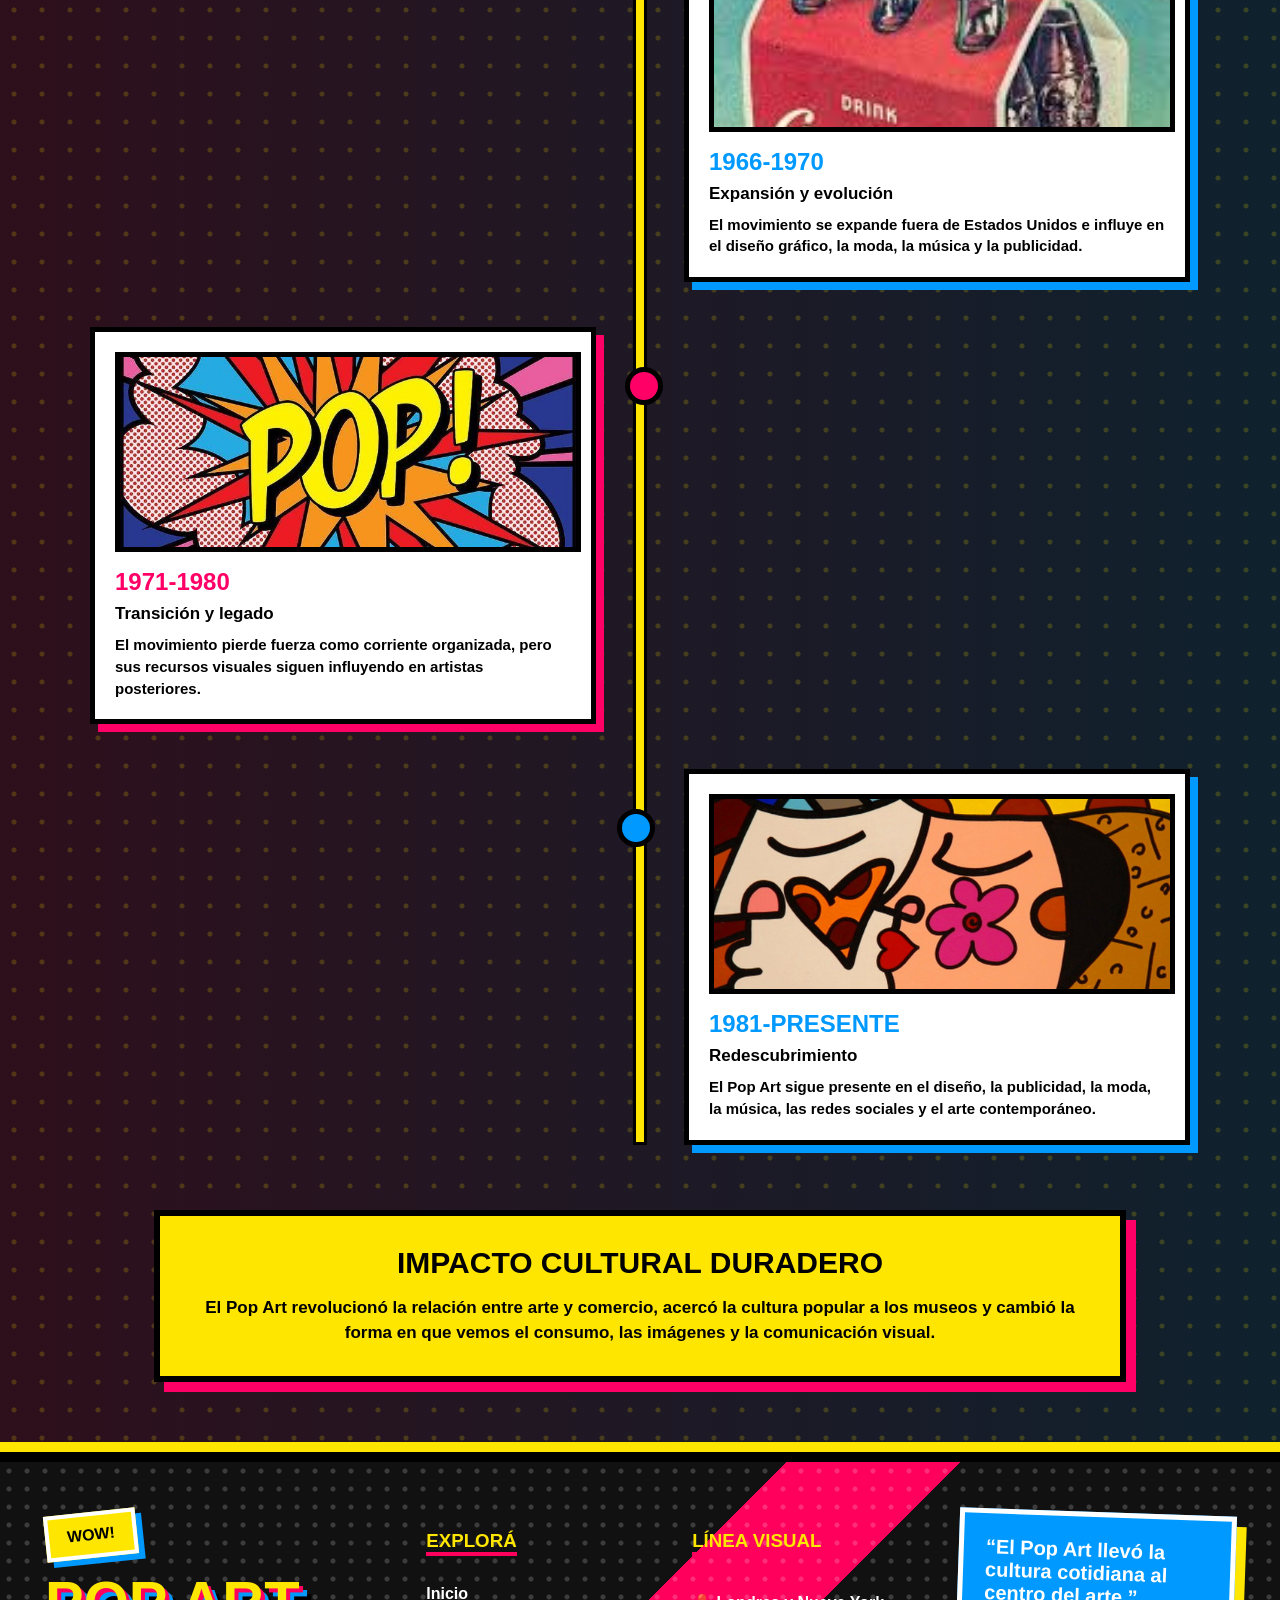
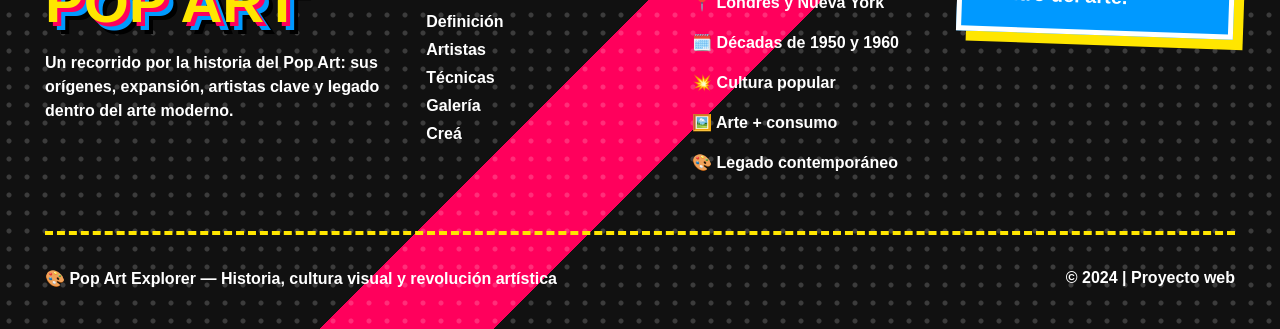
<file: SITIO/galeria.html>
<!DOCTYPE html>
<html lang="es">
<head>
  <meta charset="UTF-8">
  <title>Historia - Pop Art</title>

  <style>
    body{
      margin:0;
      font-family:Arial, Helvetica, sans-serif;
      background:#111;
      background-image:
        radial-gradient(circle, rgba(255,230,0,0.18) 2px, transparent 3px),
        linear-gradient(90deg, rgba(255,0,102,0.12), rgba(0,153,255,0.12));
      background-size:28px 28px, 100% 100%;
      color:black;
    }

    .menu{
      background:black;
      padding:20px;
      display:flex;
      justify-content:center;
      gap:15px;
      flex-wrap:wrap;
      border-bottom:6px solid #ffe600;
    }

    .menu a{
      text-decoration:none;
      color:white;
      background:#ff0066;
      padding:13px 22px;
      font-weight:900;
      border:4px solid black;
      box-shadow:5px 5px 0 #ffe600;
      font-size:15px;
    }

    .menu a:nth-child(2){background:#ff7a00;}
    .menu a:nth-child(3){background:#ffe600;color:black;}
    .menu a:nth-child(4){background:#6c00ff;}
    .menu a:nth-child(5){background:#0099ff;}
    .menu a:nth-child(6){background:#ff0066;}

    .mini-login{
      background:white !important;
      color:black !important;
      font-size:13px !important;
    }

    .historia{
      padding:45px 6% 70px;
    }

    .historia h2{
      color:#ffe600;
      font-size:42px;
      text-align:center;
      font-weight:900;
      margin:0 0 55px;
      text-shadow:4px 4px 0 #ff0066;
    }

    .linea-tiempo{
      position:relative;
      max-width:1100px;
      margin:0 auto;
    }

    .linea-tiempo::before{
      content:"";
      position:absolute;
      left:50%;
      top:0;
      bottom:0;
      width:8px;
      background:#ffe600;
      transform:translateX(-50%);
      border:3px solid black;
    }

    .evento{
      width:46%;
      background:white;
      border:5px solid black;
      box-shadow:8px 8px 0 #ff0066;
      padding:20px;
      margin-bottom:45px;
      position:relative;
      box-sizing:border-box;
    }

    .evento:nth-child(odd){
      margin-right:auto;
    }

    .evento:nth-child(even){
      margin-left:auto;
      box-shadow:8px 8px 0 #0099ff;
    }

    .evento::after{
      content:"";
      position:absolute;
      top:35px;
      width:28px;
      height:28px;
      background:#ff0066;
      border:5px solid black;
      border-radius:50%;
      z-index:2;
    }

    .evento:nth-child(odd)::after{
      right:-72px;
    }

    .evento:nth-child(even)::after{
      left:-72px;
      background:#0099ff;
    }

    .evento img{
      width:100%;
      height:190px;
      object-fit:cover;
      border:5px solid black;
      display:block;
      margin-bottom:16px;
    }

    .evento h3{
      font-size:24px;
      color:#ff0066;
      margin:0 0 8px;
      font-weight:900;
    }

    .evento:nth-child(even) h3{
      color:#0099ff;
    }

    .evento h4{
      font-size:17px;
      margin:0 0 10px;
      font-weight:900;
    }

    .evento p{
      font-size:15px;
      line-height:1.45;
      font-weight:700;
      margin:0;
    }

    .impacto-pop{
      max-width:900px;
      margin:65px auto 0;
      background:#ffe600;
      color:black;
      border:6px solid black;
      box-shadow:10px 10px 0 #ff0066;
      padding:30px;
      text-align:center;
    }

    .impacto-pop h3{
      font-size:30px;
      margin:0 0 15px;
      font-weight:900;
    }

    .impacto-pop p{
      font-size:17px;
      line-height:1.5;
      font-weight:800;
      margin:0;
    }

    .footer-retro{
      background:
        radial-gradient(circle, rgba(255,255,255,0.18) 2px, transparent 3px),
        linear-gradient(135deg,#111 0%,#111 45%,#ff005c 45%,#ff005c 55%,#111 55%);
      background-size:18px 18px,100% 100%;
      color:white;
      padding:50px 45px 25px;
      border-top:10px solid black;
      box-shadow:0 -10px 0 #ffe600;
    }

    .footer-top{
      display:grid;
      grid-template-columns:1.5fr 1fr 1fr 1.2fr;
      gap:35px;
      align-items:start;
    }

    .footer-brand h2{
      font-size:58px;
      margin:10px 0;
      color:#ffe600;
      font-weight:900;
      text-shadow:
        4px 4px 0 #ff005c,
        8px 8px 0 #0099ff,
        12px 12px 0 black;
    }

    .footer-brand p,
    .footer-info p{
      font-weight:800;
      line-height:1.5;
    }

    .footer-sticker{
      display:inline-block;
      background:#ffe600;
      color:black;
      padding:10px 18px;
      border:4px solid white;
      box-shadow:6px 6px 0 #0099ff;
      font-weight:900;
      transform:rotate(-6deg);
    }

    .footer-info h3{
      color:#ffe600;
      border-bottom:4px solid #ff005c;
      display:inline-block;
    }

    .footer-info a{
      display:block;
      text-decoration:none;
      color:white;
      font-weight:900;
      margin:10px 0;
    }

    .footer-info a:hover{
      color:#ffe600;
    }

    .footer-frase-retro{
      background:#0099ff;
      border:5px solid white;
      box-shadow:10px 10px 0 #ffe600;
      padding:22px;
      transform:rotate(2deg);
    }

    .footer-frase-retro p{
      margin:0;
      font-size:20px;
      font-weight:900;
    }

    .footer-bottom{
      margin-top:40px;
      border-top:4px dashed #ffe600;
      padding-top:18px;
      display:flex;
      justify-content:space-between;
      flex-wrap:wrap;
      font-weight:900;
    }
  </style>
</head>

<body>

<nav class="menu">
  <a href="index.html">INICIO</a>
  <a href="definicion.html">DEFINICIÓN</a>
  <a href="artistas.html">ARTISTAS</a>
  <a href="tecnicas.html">TÉCNICAS</a>
  <a href="galeria.html">GALERÍA</a>
  <a href="contacto.php">CREÁ</a>
  <a href="login.php" class="mini-login">Iniciar sesión / Registrarse</a>
</nav>

<section class="historia">

  <h2>HISTORIA DEL POP ART</h2>

  <div class="linea-tiempo">

    <div class="evento">
      <img src="img/historia1.jpg" alt="Orígenes del Pop Art">
      <h3>1956</h3>
      <h4>Orígenes en Londres</h4>
      <p>Lawrence Alloway utiliza el término Pop Art para describir un arte inspirado en la cultura popular, la publicidad y el consumo.</p>
    </div>

    <div class="evento">
      <img src="img/historia2.jpg" alt="Pop Art en Nueva York">
      <h3>1960-1962</h3>
      <h4>Surgimiento en Nueva York</h4>
      <p>Andy Warhol, Roy Lichtenstein y otros artistas comienzan a mezclar arte, cómic, celebridades y objetos cotidianos.</p>
    </div>

    <div class="evento">
      <img src="img/historia3.jpg" alt="Era de oro del Pop Art">
      <h3>1963-1965</h3>
      <h4>La era de oro</h4>
      <p>El Pop Art se vuelve dominante y comienza a ser reconocido por museos, galerías, medios y la cultura visual internacional.</p>
    </div>

    <div class="evento">
      <img src="img/historia4.jpg" alt="Expansión del Pop Art">
      <h3>1966-1970</h3>
      <h4>Expansión y evolución</h4>
      <p>El movimiento se expande fuera de Estados Unidos e influye en el diseño gráfico, la moda, la música y la publicidad.</p>
    </div>

    <div class="evento">
      <img src="img/historia5.jpg" alt="Legado del Pop Art">
      <h3>1971-1980</h3>
      <h4>Transición y legado</h4>
      <p>El movimiento pierde fuerza como corriente organizada, pero sus recursos visuales siguen influyendo en artistas posteriores.</p>
    </div>

    <div class="evento">
      <img src="img/historia6.jpg" alt="Pop Art actual">
      <h3>1981-PRESENTE</h3>
      <h4>Redescubrimiento</h4>
      <p>El Pop Art sigue presente en el diseño, la publicidad, la moda, la música, las redes sociales y el arte contemporáneo.</p>
    </div>

  </div>

  <div class="impacto-pop">
    <h3>IMPACTO CULTURAL DURADERO</h3>
    <p>El Pop Art revolucionó la relación entre arte y comercio, acercó la cultura popular a los museos y cambió la forma en que vemos el consumo, las imágenes y la comunicación visual.</p>
  </div>

</section>

<footer class="footer-retro">

  <div class="footer-top">

    <div class="footer-brand">
      <span class="footer-sticker">WOW!</span>

      <h2>POP ART</h2>

      <p>
        Un recorrido por la historia del Pop Art: sus orígenes,
        expansión, artistas clave y legado dentro del arte moderno.
      </p>
    </div>

    <div class="footer-info">
      <h3>EXPLORÁ</h3>

      <a href="index.html">Inicio</a>
      <a href="definicion.html">Definición</a>
      <a href="artistas.html">Artistas</a>
      <a href="tecnicas.html">Técnicas</a>
      <a href="galeria.html">Galería</a>
      <a href="contacto.php">Creá</a>
    </div>

    <div class="footer-info">
      <h3>LÍNEA VISUAL</h3>

      <p>📍 Londres y Nueva York</p>
      <p>🗓️ Décadas de 1950 y 1960</p>
      <p>💥 Cultura popular</p>
      <p>🖼️ Arte + consumo</p>
      <p>🎨 Legado contemporáneo</p>
    </div>

    <div class="footer-frase-retro">
      <p>
        “El Pop Art llevó la cultura cotidiana al centro del arte.”
      </p>
    </div>

  </div>

  <div class="footer-bottom">
    <p>🎨 Pop Art Explorer — Historia, cultura visual y revolución artística</p>
    <p>© 2024 | Proyecto web</p>
  </div>

</footer>

</body>
</html>
</file>
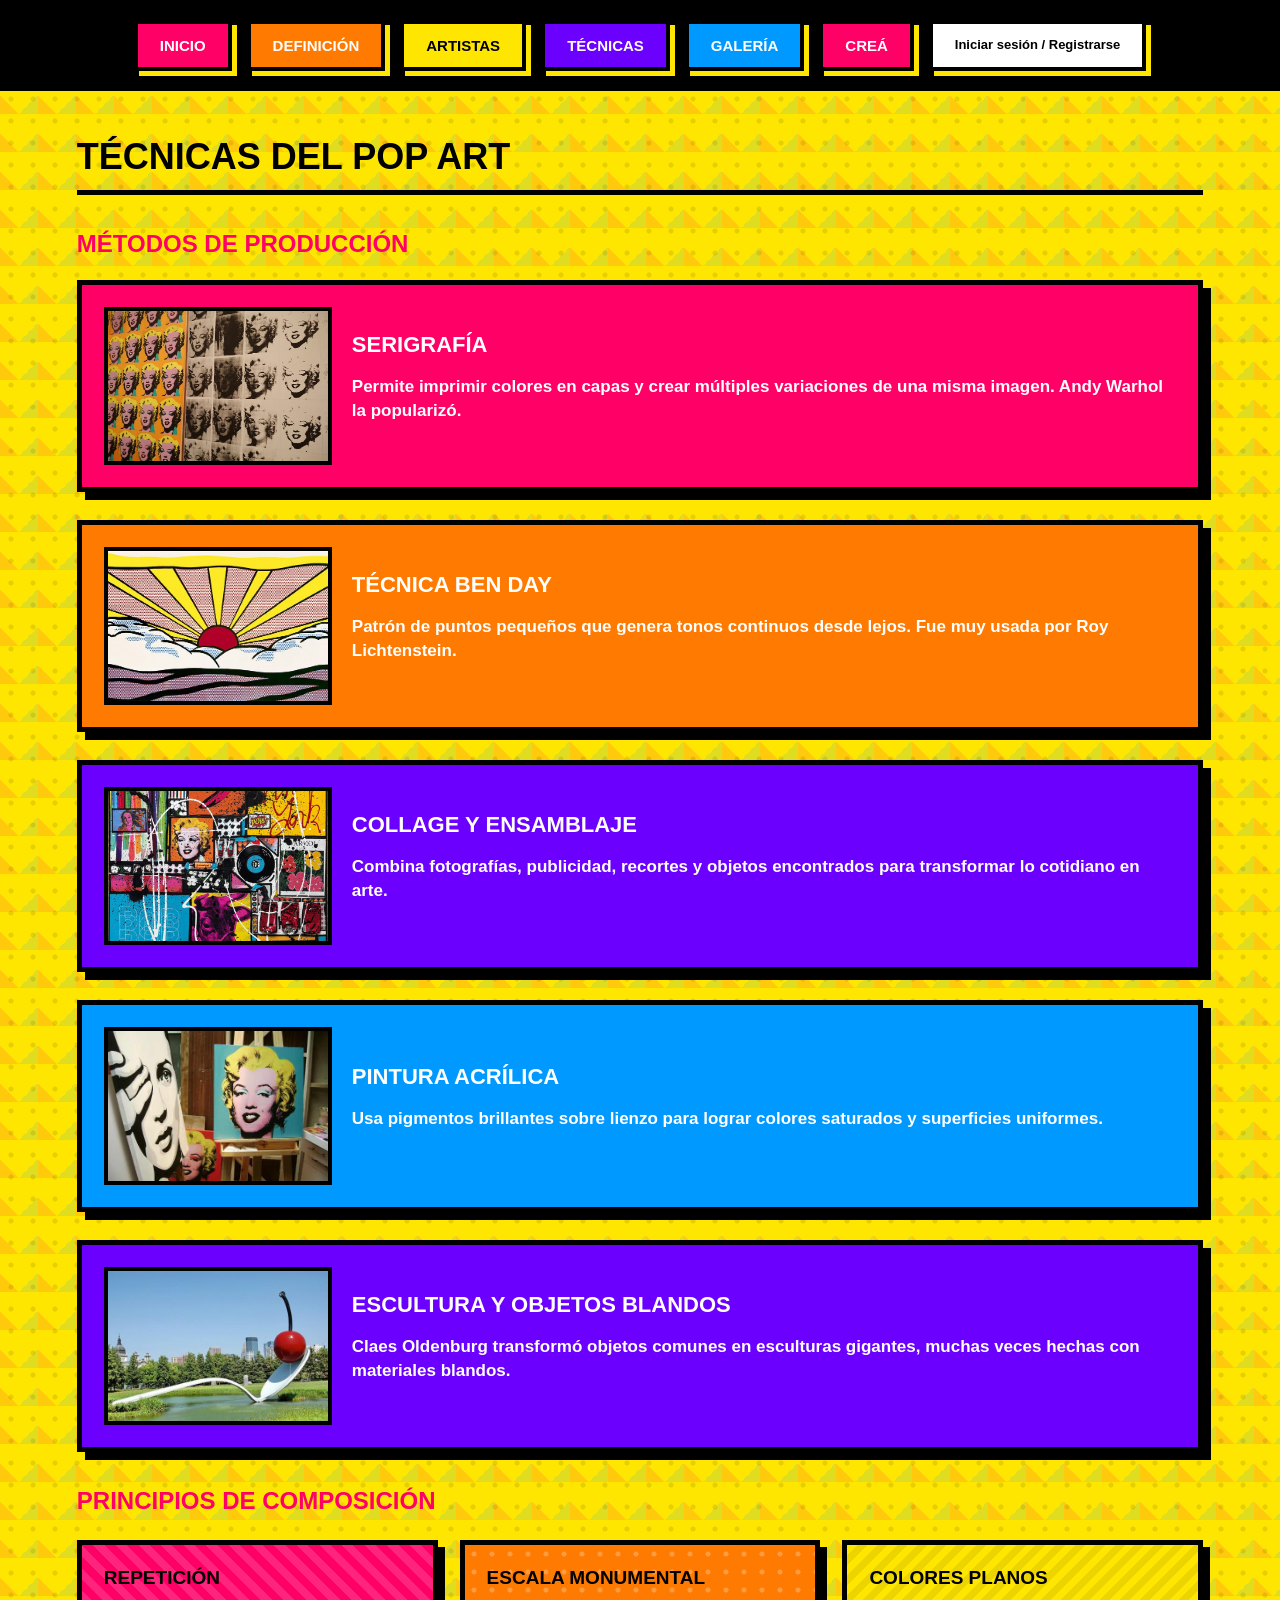
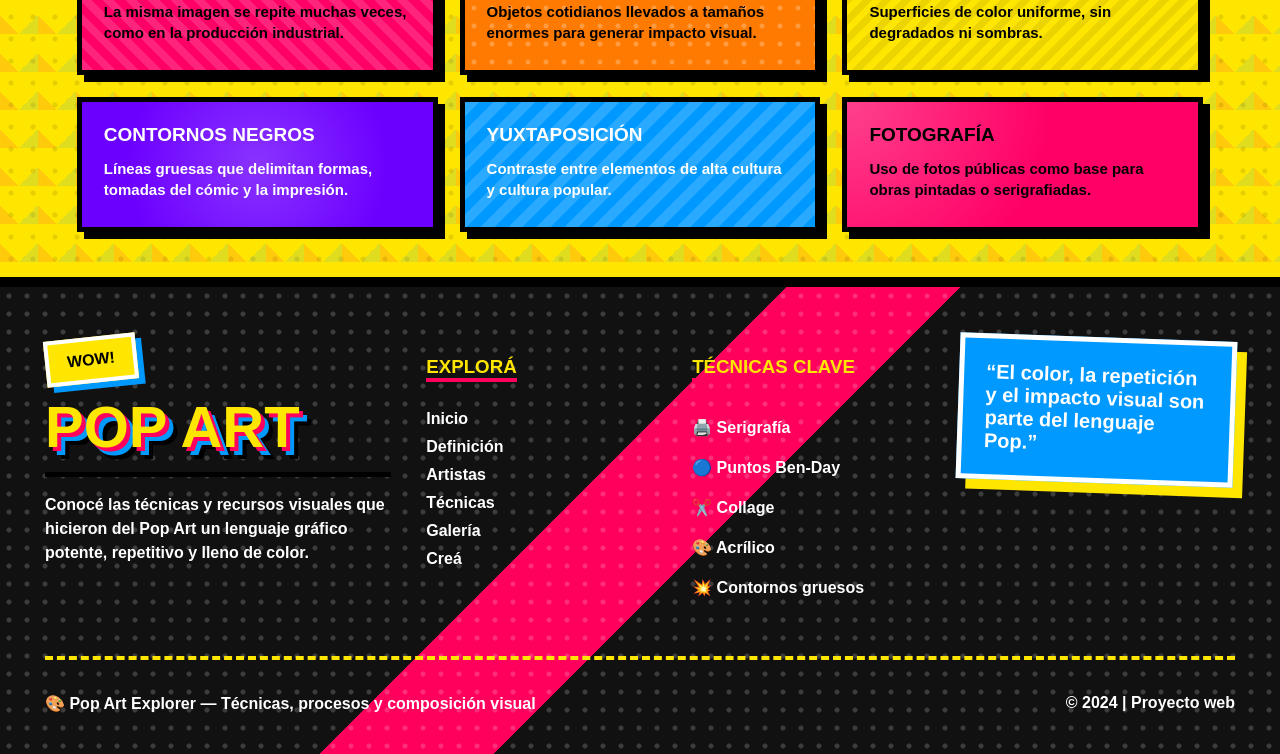
<file: SITIO/tecnicas.html>
<!DOCTYPE html>
<html lang="es">
<head>
  <meta charset="UTF-8">
  <title>Técnicas - Pop Art</title>

  <style>
    body{
      margin:0;
      font-family:Arial, Helvetica, sans-serif;
      background-color:#ffe600;
      background-image:
        linear-gradient(45deg, rgba(255,0,92,0.12) 25%, transparent 25%),
        linear-gradient(-45deg, rgba(0,153,255,0.12) 25%, transparent 25%),
        radial-gradient(circle, rgba(0,0,0,0.10) 2px, transparent 3px);
      background-size:38px 38px, 38px 38px, 22px 22px;
    }

    .menu{
      background:black;
      padding:20px;
      display:flex;
      justify-content:center;
      gap:15px;
      flex-wrap:wrap;
    }

    .menu a{
      text-decoration:none;
      color:white;
      background:#ff0066;
      padding:13px 22px;
      font-weight:900;
      border:4px solid black;
      box-shadow:5px 5px 0 #ffe600;
      font-size:15px;
    }

    .menu a:nth-child(2){background:#ff7a00;}
    .menu a:nth-child(3){background:#ffe600;color:black;}
    .menu a:nth-child(4){background:#6c00ff;}
    .menu a:nth-child(5){background:#0099ff;}
    .menu a:nth-child(6){background:#ff0066;}

    .mini-login{
      background:white !important;
      color:black !important;
      font-size:13px !important;
    }

    .seccion{
      padding:45px 6%;
    }

    h2{
      font-size:36px;
      font-weight:900;
      border-bottom:5px solid black;
      padding-bottom:12px;
      margin:0 0 28px;
    }

    .subtitulo{
      color:#ff0066;
      font-size:24px;
      font-weight:900;
      margin:35px 0 22px;
    }

    .tecnica-card{
      border:5px solid black;
      box-shadow:8px 8px 0 black;
      padding:22px;
      margin-bottom:28px;
      display:grid;
      grid-template-columns:220px 1fr;
      gap:28px;
      align-items:center;
      cursor:pointer;
      transition:0.2s;
    }

    .tecnica-card:hover{
      transform:translateY(-5px);
    }

    .tecnica-card img{
      width:220px;
      height:150px;
      object-fit:cover;
      border:4px solid black;
      display:block;
      cursor:pointer;
    }

    .tecnica-card h3{
      font-size:22px;
      margin:0 0 10px;
      color:white;
      font-weight:900;
    }

    .tecnica-card p{
      font-size:17px;
      line-height:1.4;
      font-weight:700;
      color:white;
    }

    .rosa{background:#ff0066;}
    .naranja{background:#ff7a00;}
    .violeta{background:#6c00ff;}
    .azul{background:#0099ff;}

    .principios{
      display:grid;
      grid-template-columns:repeat(3, 1fr);
      gap:22px;
      margin-top:25px;
    }

    .card{
      border:5px solid black;
      box-shadow:7px 7px 0 black;
      padding:22px;
      min-height:135px;
      box-sizing:border-box;
    }

    .card h3{
      font-size:19px;
      font-weight:900;
      margin:0 0 12px;
    }

    .card p{
      font-size:15px;
      line-height:1.4;
      font-weight:700;
      margin:0;
    }

    .principios .card:nth-child(1){
      background:
        repeating-linear-gradient(45deg, rgba(255,255,255,0.14) 0 8px, transparent 8px 16px),
        #ff0066;
      color:black;
    }

    .principios .card:nth-child(2){
      background:
        radial-gradient(circle, rgba(255,255,255,0.25) 2px, transparent 3px),
        #ff7a00;
      background-size:18px 18px;
      color:black;
    }

    .principios .card:nth-child(3){
      background:
        repeating-linear-gradient(-45deg, rgba(0,0,0,0.08) 0 7px, transparent 7px 14px),
        #ffe600;
      color:black;
    }

    .principios .card:nth-child(4){
      background:
        radial-gradient(circle at center, rgba(255,255,255,0.20), transparent 70%),
        #6c00ff;
      color:white;
    }

    .principios .card:nth-child(5){
      background:
        linear-gradient(135deg, rgba(255,255,255,0.16) 25%, transparent 25%, transparent 50%, rgba(255,255,255,0.16) 50%, rgba(255,255,255,0.16) 75%, transparent 75%),
        #0099ff;
      background-size:28px 28px;
      color:white;
    }

    .principios .card:nth-child(6){
      background:
        radial-gradient(circle at top left, rgba(255,255,255,0.25), transparent 55%),
        #ff0066;
      color:black;
    }

    .modal-img{
      display:none;
      position:fixed;
      top:0;
      left:0;
      width:100%;
      height:100%;
      background:rgba(0,0,0,0.85);
      justify-content:center;
      align-items:center;
      z-index:9999;
    }

    .modal-img img{
      max-width:70%;
      max-height:80%;
      border:8px solid white;
      box-shadow:12px 12px 0 #ff0066;
      background:white;
    }

    .cerrar-modal{
      position:absolute;
      top:28px;
      right:42px;
      font-size:48px;
      color:white;
      font-weight:900;
      cursor:pointer;
    }

    .footer-retro{
      background:
        radial-gradient(circle, rgba(255,255,255,0.18) 2px, transparent 3px),
        linear-gradient(135deg,#111 0%,#111 45%,#ff005c 45%,#ff005c 55%,#111 55%);
      background-size:18px 18px,100% 100%;
      color:white;
      padding:50px 45px 25px;
      border-top:10px solid black;
      box-shadow:0 -10px 0 #ffe600;
    }

    .footer-top{
      display:grid;
      grid-template-columns:1.5fr 1fr 1fr 1.2fr;
      gap:35px;
      align-items:start;
    }

    .footer-brand h2{
      font-size:58px;
      margin:10px 0;
      color:#ffe600;
      font-weight:900;
      text-shadow:
        4px 4px 0 #ff005c,
        8px 8px 0 #0099ff,
        12px 12px 0 black;
    }

    .footer-brand p,
    .footer-info p{
      font-weight:800;
      line-height:1.5;
    }

    .footer-sticker{
      display:inline-block;
      background:#ffe600;
      color:black;
      padding:10px 18px;
      border:4px solid white;
      box-shadow:6px 6px 0 #0099ff;
      font-weight:900;
      transform:rotate(-6deg);
    }

    .footer-info h3{
      color:#ffe600;
      border-bottom:4px solid #ff005c;
      display:inline-block;
    }

    .footer-info a{
      display:block;
      text-decoration:none;
      color:white;
      font-weight:900;
      margin:10px 0;
    }

    .footer-info a:hover{
      color:#ffe600;
    }

    .footer-frase-retro{
      background:#0099ff;
      border:5px solid white;
      box-shadow:10px 10px 0 #ffe600;
      padding:22px;
      transform:rotate(2deg);
    }

    .footer-frase-retro p{
      margin:0;
      font-size:20px;
      font-weight:900;
    }

    .footer-bottom{
      margin-top:40px;
      border-top:4px dashed #ffe600;
      padding-top:18px;
      display:flex;
      justify-content:space-between;
      flex-wrap:wrap;
      font-weight:900;
    }
  </style>
</head>

<body>

<nav class="menu">
  <a href="index.html">INICIO</a>
  <a href="definicion.html">DEFINICIÓN</a>
  <a href="artistas.html">ARTISTAS</a>
  <a href="tecnicas.html">TÉCNICAS</a>
  <a href="galeria.html">GALERÍA</a>
  <a href="contacto.php">CREÁ</a>
  <a href="login.php" class="mini-login">Iniciar sesión / Registrarse</a>
</nav>

<section class="seccion">

  <h2>TÉCNICAS DEL POP ART</h2>

  <h3 class="subtitulo">MÉTODOS DE PRODUCCIÓN</h3>

  <div class="tecnica-card rosa">
    <img src="img/serigrafia.jpg" alt="Serigrafía" onclick="abrirImagen(this.src)">
    <div>
      <h3>SERIGRAFÍA</h3>
      <p>Permite imprimir colores en capas y crear múltiples variaciones de una misma imagen. Andy Warhol la popularizó.</p>
    </div>
  </div>

  <div class="tecnica-card naranja">
    <img src="img/benday.jpg" alt="Técnica Ben Day" onclick="abrirImagen(this.src)">
    <div>
      <h3>TÉCNICA BEN DAY</h3>
      <p>Patrón de puntos pequeños que genera tonos continuos desde lejos. Fue muy usada por Roy Lichtenstein.</p>
    </div>
  </div>

  <div class="tecnica-card violeta">
    <img src="img/collage.jpg" alt="Collage" onclick="abrirImagen(this.src)">
    <div>
      <h3>COLLAGE Y ENSAMBLAJE</h3>
      <p>Combina fotografías, publicidad, recortes y objetos encontrados para transformar lo cotidiano en arte.</p>
    </div>
  </div>

  <div class="tecnica-card azul">
    <img src="img/acrilico.jpg" alt="Pintura acrílica" onclick="abrirImagen(this.src)">
    <div>
      <h3>PINTURA ACRÍLICA</h3>
      <p>Usa pigmentos brillantes sobre lienzo para lograr colores saturados y superficies uniformes.</p>
    </div>
  </div>

  <div class="tecnica-card violeta">
    <img src="img/escultura.jpg" alt="Escultura blanda" onclick="abrirImagen(this.src)">
    <div>
      <h3>ESCULTURA Y OBJETOS BLANDOS</h3>
      <p>Claes Oldenburg transformó objetos comunes en esculturas gigantes, muchas veces hechas con materiales blandos.</p>
    </div>
  </div>

  <h3 class="subtitulo">PRINCIPIOS DE COMPOSICIÓN</h3>

  <div class="principios">
    <div class="card">
      <h3>REPETICIÓN</h3>
      <p>La misma imagen se repite muchas veces, como en la producción industrial.</p>
    </div>

    <div class="card">
      <h3>ESCALA MONUMENTAL</h3>
      <p>Objetos cotidianos llevados a tamaños enormes para generar impacto visual.</p>
    </div>

    <div class="card">
      <h3>COLORES PLANOS</h3>
      <p>Superficies de color uniforme, sin degradados ni sombras.</p>
    </div>

    <div class="card">
      <h3>CONTORNOS NEGROS</h3>
      <p>Líneas gruesas que delimitan formas, tomadas del cómic y la impresión.</p>
    </div>

    <div class="card">
      <h3>YUXTAPOSICIÓN</h3>
      <p>Contraste entre elementos de alta cultura y cultura popular.</p>
    </div>

    <div class="card">
      <h3>FOTOGRAFÍA</h3>
      <p>Uso de fotos públicas como base para obras pintadas o serigrafiadas.</p>
    </div>
  </div>

</section>

<div class="modal-img" id="modalImg" onclick="cerrarImagen()">
  <span class="cerrar-modal">✕</span>
  <img id="imagenGrande">
</div>

<footer class="footer-retro">

  <div class="footer-top">

    <div class="footer-brand">
      <span class="footer-sticker">WOW!</span>

      <h2>POP ART</h2>

      <p>
        Conocé las técnicas y recursos visuales que hicieron del Pop Art
        un lenguaje gráfico potente, repetitivo y lleno de color.
      </p>
    </div>

    <div class="footer-info">
      <h3>EXPLORÁ</h3>

      <a href="index.html">Inicio</a>
      <a href="definicion.html">Definición</a>
      <a href="artistas.html">Artistas</a>
      <a href="tecnicas.html">Técnicas</a>
      <a href="galeria.html">Galería</a>
      <a href="contacto.php">Creá</a>
    </div>

    <div class="footer-info">
      <h3>TÉCNICAS CLAVE</h3>

      <p>🖨️ Serigrafía</p>
      <p>🔵 Puntos Ben-Day</p>
      <p>✂️ Collage</p>
      <p>🎨 Acrílico</p>
      <p>💥 Contornos gruesos</p>
    </div>

    <div class="footer-frase-retro">
      <p>
        “El color, la repetición y el impacto visual son parte del lenguaje Pop.”
      </p>
    </div>

  </div>

  <div class="footer-bottom">
    <p>🎨 Pop Art Explorer — Técnicas, procesos y composición visual</p>
    <p>© 2024 | Proyecto web</p>
  </div>

</footer>

<script>
  function abrirImagen(src){
    document.getElementById("modalImg").style.display = "flex";
    document.getElementById("imagenGrande").src = src;
  }

  function cerrarImagen(){
    document.getElementById("modalImg").style.display = "none";
  }
</script>

</body>
</html>
</file>
